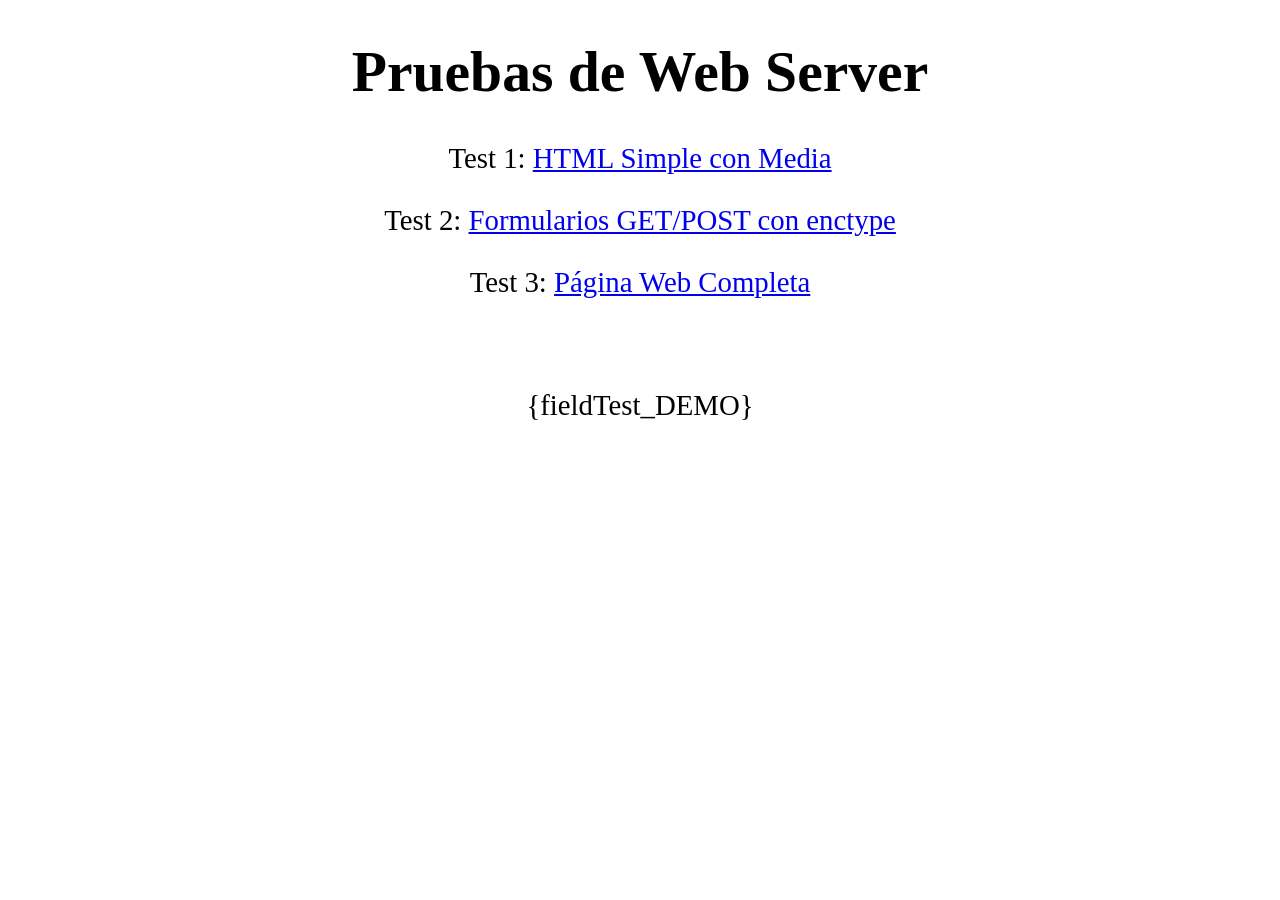
<file: lab02/www/index.html>
<!DOCTYPE html>
<html lang="es">
<head>
    <meta charset="UTF-8">
    <meta name="viewport" content="width=device-width, initial-scale=1.0">
    <title>Lab HTTP</title>
    <style>
        body {
            text-align: center;
            font-size: 1.8em;
        }
     </style>
</head>
<body>
    <h1>Pruebas de Web Server</h1>
    <p>Test 1: <a href="test01/">HTML Simple con Media</a></p>
    <p>Test 2: <a href="test02/">Formularios GET/POST con enctype</a></p>
    <p>Test 3: <a href="test03/">Página Web Completa</a></p>
    <br>
    <p>
        {fieldTest_DEMO}
    </p>
</body>
</html>
</file>
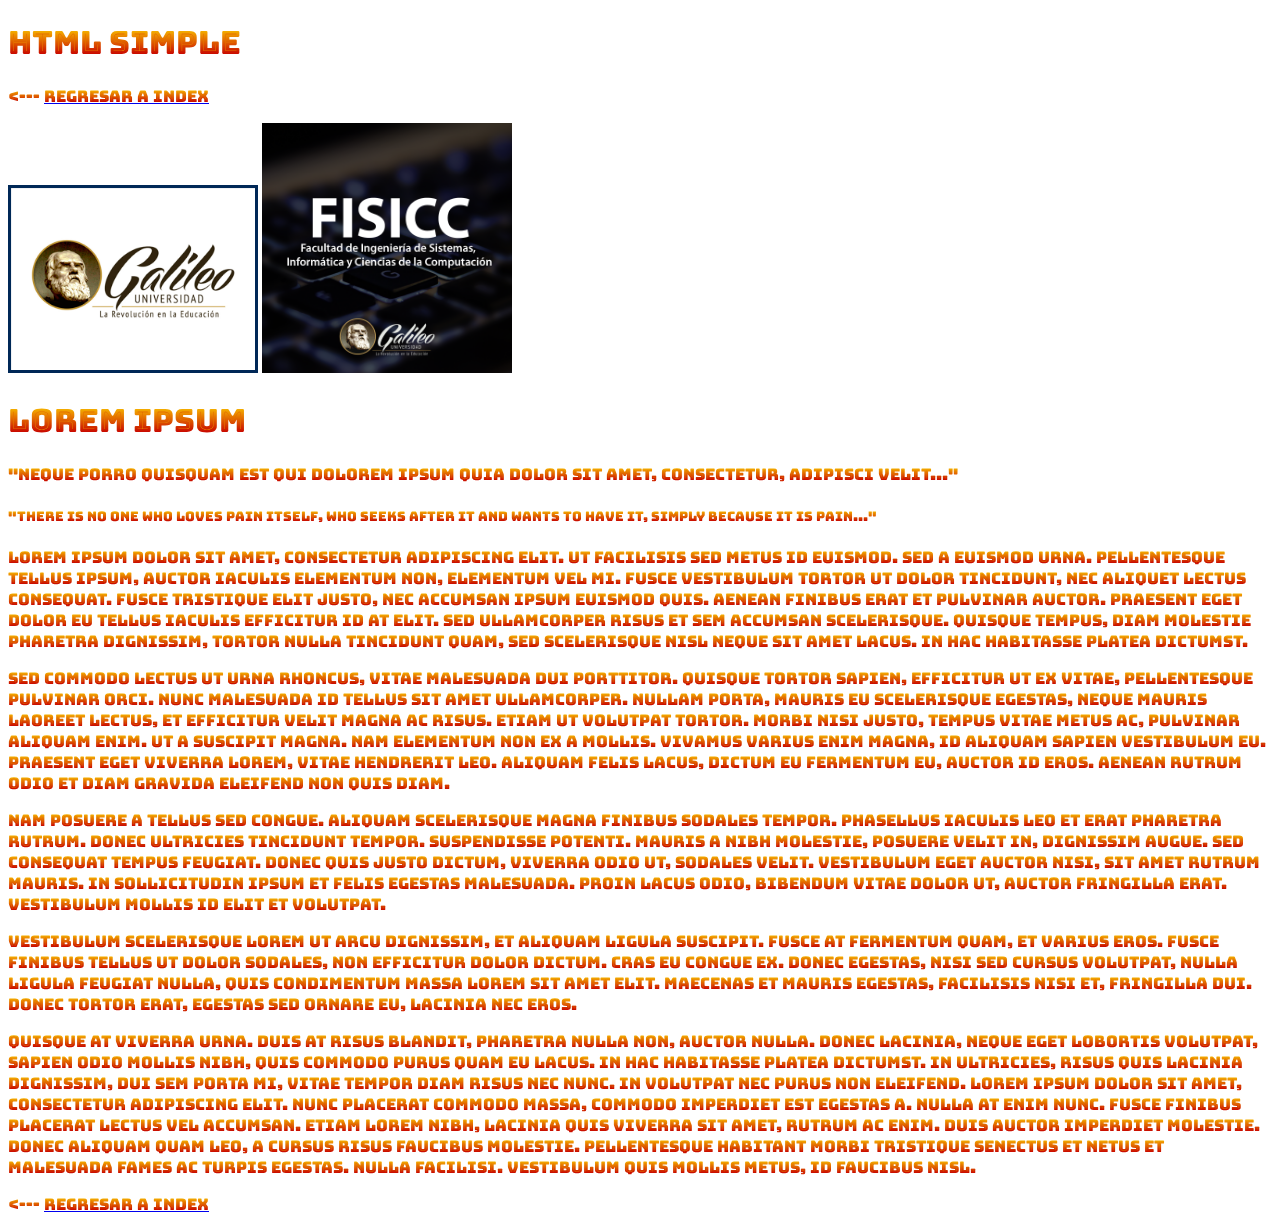
<file: lab02/www/test01/index.html>
<!DOCTYPE html>
<html lang="es">
<head>
    <meta charset="UTF-8">
    <meta name="viewport" content="width=device-width, initial-scale=1.0">
    <title>HTML Simple con Media</title>
    <link rel="stylesheet" href="styles/style.css">
</head>
<body>
    <h1>HTML SIMPLE</h1>
    
    <p> &lt;--- <a href="/">Regresar a Index</a></p>

    <img src="images/galileo.jpg" width="250" alt="Imagen de Galileo">
    <img src="images/fisicc.png" width="250" alt="Imagen de FISICC">

    <div id="Inner">
        <h1>Lorem Ipsum</h1>
        <h4>"Neque porro quisquam est qui dolorem ipsum quia dolor sit amet, consectetur, adipisci velit..."</h4>
        <h5>"There is no one who loves pain itself, who seeks after it and wants to have it, simply because it is pain..."</h5>
        <div id="lipsum">
            <p>
            Lorem ipsum dolor sit amet, consectetur adipiscing elit. Ut facilisis sed metus id euismod. Sed a euismod urna. Pellentesque tellus ipsum, auctor iaculis elementum non, elementum vel mi. Fusce vestibulum tortor ut dolor tincidunt, nec aliquet lectus consequat. Fusce tristique elit justo, nec accumsan ipsum euismod quis. Aenean finibus erat et pulvinar auctor. Praesent eget dolor eu tellus iaculis efficitur id at elit. Sed ullamcorper risus et sem accumsan scelerisque. Quisque tempus, diam molestie pharetra dignissim, tortor nulla tincidunt quam, sed scelerisque nisl neque sit amet lacus. In hac habitasse platea dictumst.
            </p>
            <p>
            Sed commodo lectus ut urna rhoncus, vitae malesuada dui porttitor. Quisque tortor sapien, efficitur ut ex vitae, pellentesque pulvinar orci. Nunc malesuada id tellus sit amet ullamcorper. Nullam porta, mauris eu scelerisque egestas, neque mauris laoreet lectus, et efficitur velit magna ac risus. Etiam ut volutpat tortor. Morbi nisi justo, tempus vitae metus ac, pulvinar aliquam enim. Ut a suscipit magna. Nam elementum non ex a mollis. Vivamus varius enim magna, id aliquam sapien vestibulum eu. Praesent eget viverra lorem, vitae hendrerit leo. Aliquam felis lacus, dictum eu fermentum eu, auctor id eros. Aenean rutrum odio et diam gravida eleifend non quis diam.
            </p>
            <p>
            Nam posuere a tellus sed congue. Aliquam scelerisque magna finibus sodales tempor. Phasellus iaculis leo et erat pharetra rutrum. Donec ultricies tincidunt tempor. Suspendisse potenti. Mauris a nibh molestie, posuere velit in, dignissim augue. Sed consequat tempus feugiat. Donec quis justo dictum, viverra odio ut, sodales velit. Vestibulum eget auctor nisi, sit amet rutrum mauris. In sollicitudin ipsum et felis egestas malesuada. Proin lacus odio, bibendum vitae dolor ut, auctor fringilla erat. Vestibulum mollis id elit et volutpat.
            </p>
            <p>
            Vestibulum scelerisque lorem ut arcu dignissim, et aliquam ligula suscipit. Fusce at fermentum quam, et varius eros. Fusce finibus tellus ut dolor sodales, non efficitur dolor dictum. Cras eu congue ex. Donec egestas, nisi sed cursus volutpat, nulla ligula feugiat nulla, quis condimentum massa lorem sit amet elit. Maecenas et mauris egestas, facilisis nisi et, fringilla dui. Donec tortor erat, egestas sed ornare eu, lacinia nec eros.
            </p>
            <p>
            Quisque at viverra urna. Duis at risus blandit, pharetra nulla non, auctor nulla. Donec lacinia, neque eget lobortis volutpat, sapien odio mollis nibh, quis commodo purus quam eu lacus. In hac habitasse platea dictumst. In ultricies, risus quis lacinia dignissim, dui sem porta mi, vitae tempor diam risus nec nunc. In volutpat nec purus non eleifend. Lorem ipsum dolor sit amet, consectetur adipiscing elit. Nunc placerat commodo massa, commodo imperdiet est egestas a. Nulla at enim nunc. Fusce finibus placerat lectus vel accumsan. Etiam lorem nibh, lacinia quis viverra sit amet, rutrum ac enim. Duis auctor imperdiet molestie. Donec aliquam quam leo, a cursus risus faucibus molestie. Pellentesque habitant morbi tristique senectus et netus et malesuada fames ac turpis egestas. Nulla facilisi. Vestibulum quis mollis metus, id faucibus nisl.
            </p>
        </div>
    </div>
    

    <p> &lt;--- <a href="/">Regresar a Index</a></p>
</body>
</html>
</file>
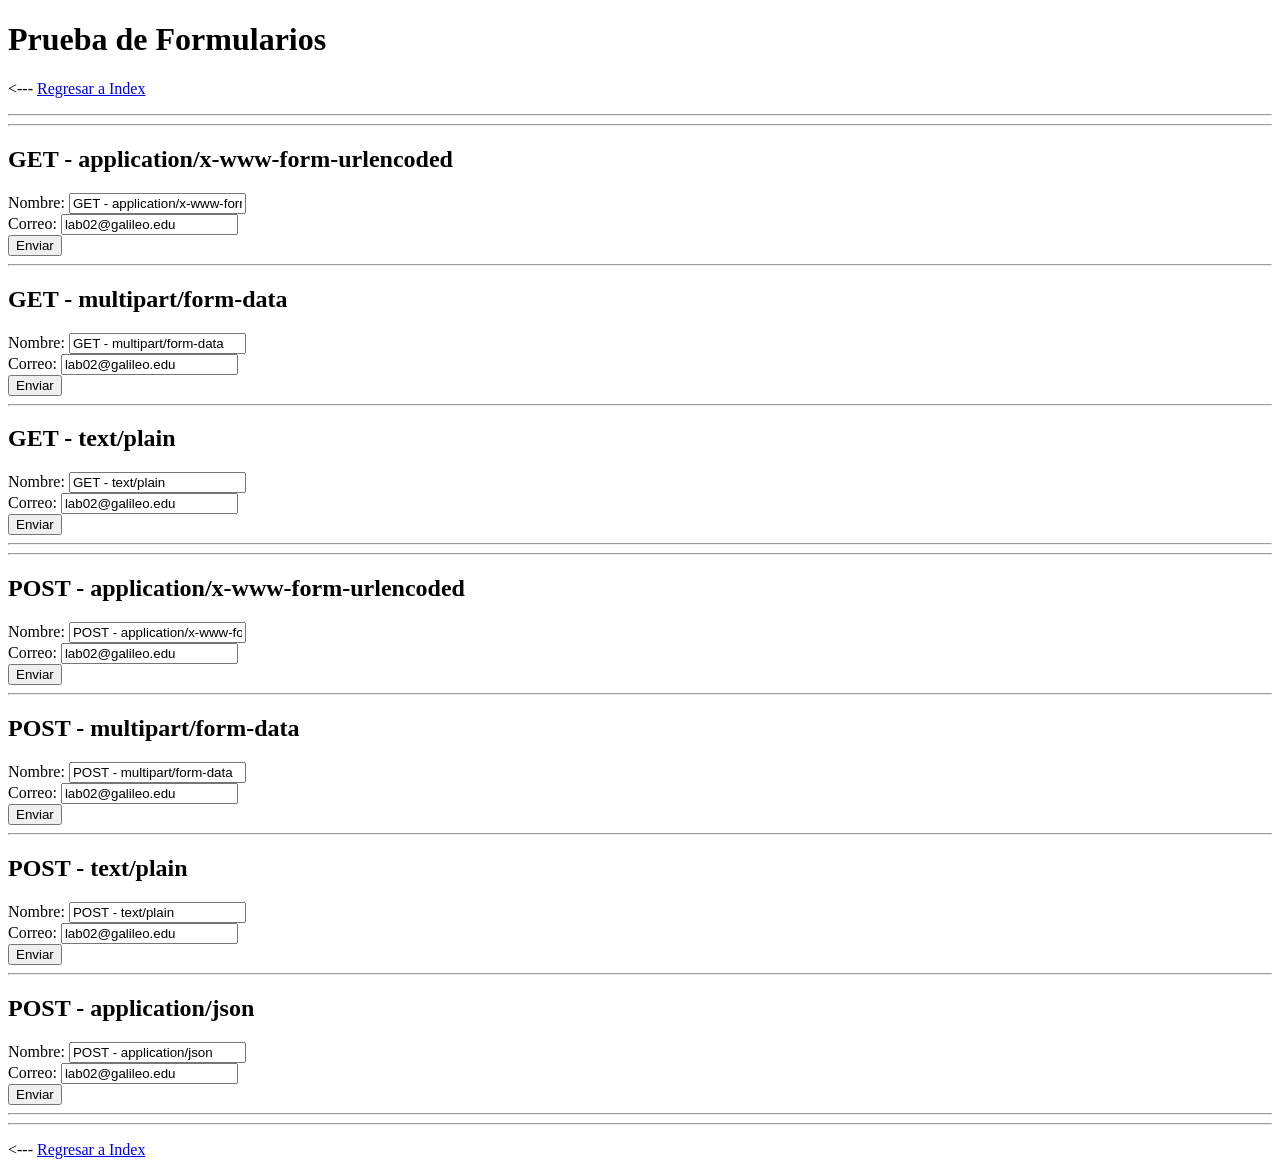
<file: lab02/www/test02/index.html>
<!DOCTYPE html>
<html lang="es">
<head>
    <meta charset="UTF-8">
    <meta name="viewport" content="width=device-width, initial-scale=1.0">
    <title>Formularios DEMO</title>
    <script type="text/javascript">
        function submitForm(event) {
            event.preventDefault();
            var form = event.target;
            var formData = new FormData(form);
            var jsonObject = {};
            formData.forEach(function(value, key){jsonObject[key] = value;});
            var xhr = new XMLHttpRequest();
            xhr.open(form.method, form.action, true);
            xhr.setRequestHeader('Content-Type', 'application/json; charset=UTF-8');
            xhr.onreadystatechange = function () {
                if (xhr.readyState === 4 && xhr.status === 200) {window.document.body.innerHTML = xhr.responseText;}
            };
            xhr.send(JSON.stringify(jsonObject));
        }
    </script>
</head>
<body>
    <h1>Prueba de Formularios</h1>
    
    <p> &lt;--- <a href="/">Regresar a Index</a></p>

    <hr/>
    <hr/>
    
    <h2>GET - application/x-www-form-urlencoded</h2>
    <form action="/test02/displayFields.cc8" method="get" enctype="application/x-www-form-urlencoded">
        <label for="name1">Nombre:</label>
        <input type="text" id="name1" name="name" value="GET - application/x-www-form-urlencoded"><br>
        <label for="email1">Correo:</label>
        <input type="email" id="email1" name="email" value="lab02@galileo.edu"><br>
        <input type="submit" value="Enviar">
    </form>

    <hr/>
    
    <h2>GET - multipart/form-data</h2>
    <form action="/test02/displayFields.cc8" method="get" enctype="multipart/form-data">
        <label for="name2">Nombre:</label>
        <input type="text" id="name2" name="name" value="GET - multipart/form-data"><br>
        <label for="email2">Correo:</label>
        <input type="email" id="email2" name="email" value="lab02@galileo.edu"><br>
        <input type="submit" value="Enviar">
    </form>

    <hr/>
    
    <h2>GET - text/plain</h2>
    <form action="/test02/displayFields.cc8" method="get" enctype="text/plain">
        <label for="name3">Nombre:</label>
        <input type="text" id="name3" name="name" value="GET - text/plain"><br>
        <label for="email3">Correo:</label>
        <input type="email" id="email3" name="email" value="lab02@galileo.edu"><br>
        <input type="submit" value="Enviar">
    </form>

    <hr/>
    <hr/>
    
    <h2>POST - application/x-www-form-urlencoded</h2>
    <form action="/test02/displayFields.cc8" method="post" enctype="application/x-www-form-urlencoded">
        <label for="name4">Nombre:</label>
        <input type="text" id="name4" name="name" value="POST - application/x-www-form-urlencoded"><br>
        <label for="email4">Correo:</label>
        <input type="email" id="email4" name="email" value="lab02@galileo.edu"><br>
        <input type="submit" value="Enviar">
    </form>

    <hr/>
    
    <h2>POST - multipart/form-data</h2>
    <form action="/test02/displayFields.cc8" method="post" enctype="multipart/form-data">
        <label for="name5">Nombre:</label>
        <input type="text" id="name5" name="name" value="POST - multipart/form-data"><br>
        <label for="email5">Correo:</label>
        <input type="email" id="email5" name="email" value="lab02@galileo.edu"><br>
        <input type="submit" value="Enviar">
    </form>

    <hr/>
    
    <h2>POST - text/plain</h2>
    <form action="/test02/displayFields.cc8" method="post" enctype="text/plain">
        <label for="name6">Nombre:</label>
        <input type="text" id="name6" name="name" value="POST - text/plain"><br>
        <label for="email6">Correo:</label>
        <input type="email" id="email6" name="email" value="lab02@galileo.edu"><br>
        <input type="submit" value="Enviar">
    </form>

    <hr/>
    
    <h2>POST - application/json</h2>
    <form action="/test02/displayFields.cc8" method="post" onsubmit="submitForm(event)">
        <label for="name7">Nombre:</label>
        <input type="text" id="name7" name="name" value="POST - application/json" required><br>
        <label for="email7">Correo:</label>
        <input type="email" id="email7" name="email" value="lab02@galileo.edu" required><br>
        <input type="submit" value="Enviar">
    </form>

    <hr/>
    <hr/>
    
    <p> &lt;--- <a href="/">Regresar a Index</a></p>
    
</body>
</html>
</file>
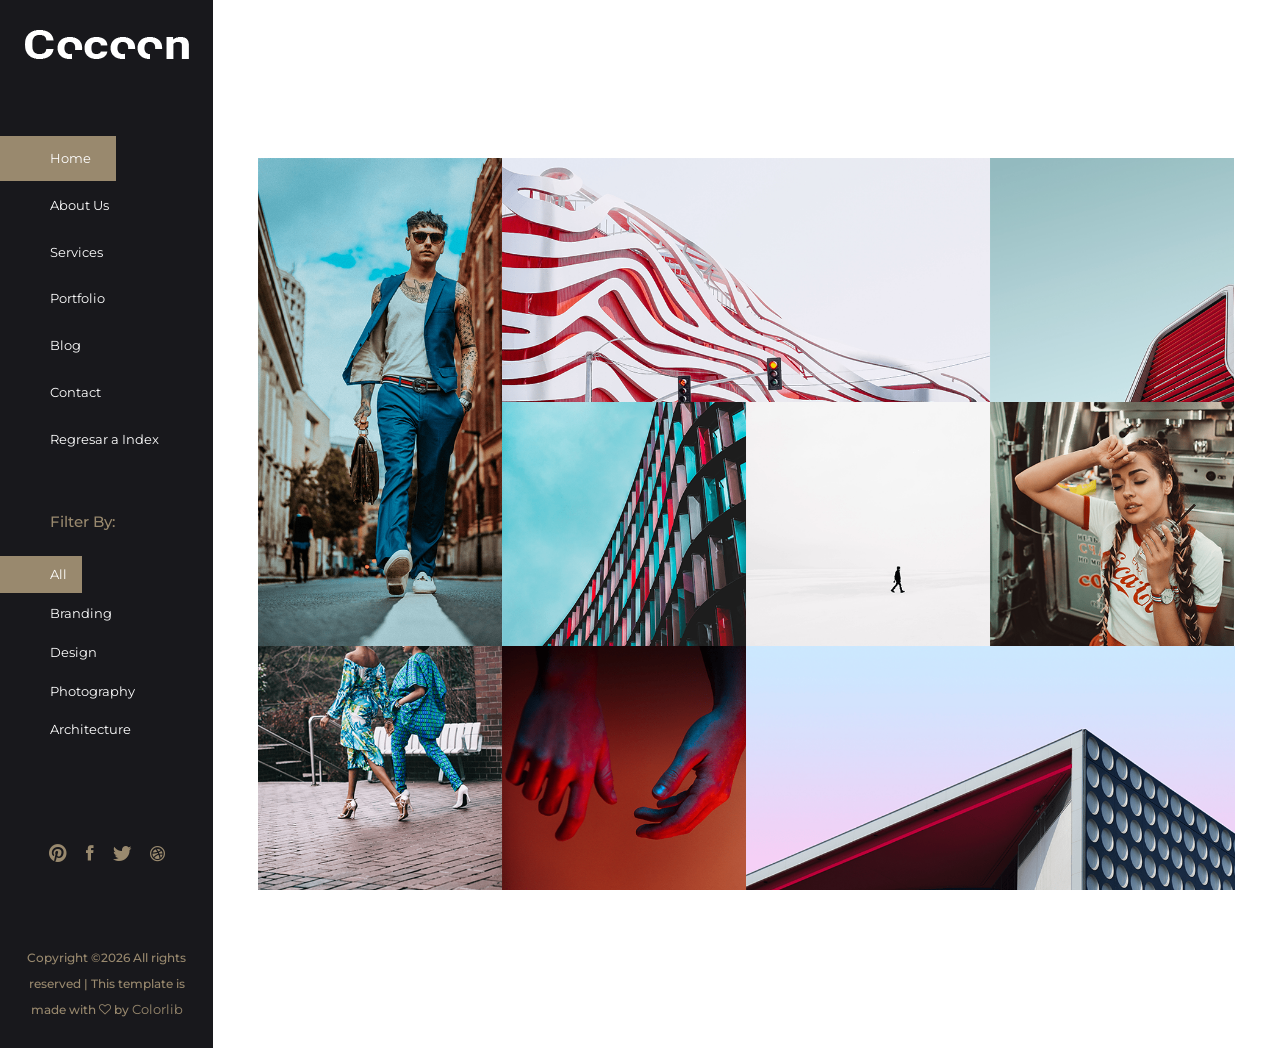
<file: lab02/www/test03/index.html>
<!DOCTYPE html>
<html lang="en">
<head>
    <!-- ========== Meta Tags ========== -->
    <meta charset="UTF-8">
    <meta name="description" content="Cocoon -Portfolio">
    <meta name="keywords" content="Cocoon , Portfolio">
    <meta name="author" content="Pharaohlab">
    <meta name="viewport" content="width=device-width, initial-scale=1, maximum-scale=1">
    <!-- ========== Title ========== -->
    <title> Cocoon -Portfolio</title>
    <!-- ========== Favicon Ico ========== -->
    <!--<link rel="icon" href="fav.ico">-->
    <!-- ========== STYLESHEETS ========== -->
    <!-- Bootstrap CSS -->
    <link href="assets/css/bootstrap.min.css" rel="stylesheet">
    <!-- Fonts Icon CSS -->
    <link href="assets/css/font-awesome.min.css" rel="stylesheet">
    <link href="assets/css/et-line.css" rel="stylesheet">
    <link href="assets/css/ionicons.min.css" rel="stylesheet">
    <!-- Carousel CSS -->
    <link href="assets/css/slick.css" rel="stylesheet">
    <!-- Magnific-popup -->
    <link rel="stylesheet" href="assets/css/magnific-popup.css">
    <!-- Animate CSS -->
    <link rel="stylesheet" href="assets/css/animate.min.css">
    <!-- Custom styles for this template -->
    <link href="assets/css/main.css" rel="stylesheet">
</head>
<body>
<div class="loader">
    <div class="loader-outter"></div>
    <div class="loader-inner"></div>
</div>

<div class="body-container container-fluid">
    <a class="menu-btn" href="javascript:void(0)">
        <i class="ion ion-grid"></i>
    </a>
    <div class="row justify-content-center">
        <!--=================== side menu ====================-->
        <div class="col-lg-2 col-md-3 col-12 menu_block">

            <!--logo -->
            <div class="logo_box">
                <a href="#">
                    <img src="assets/img/logo.png" alt="cocoon">
                </a>
            </div>
            <!--logo end-->

            <!--main menu -->
            <div class="side_menu_section">
                <ul class="menu_nav">
                    <li class="active">
                        <a href="index.html">
                            Home
                        </a>
                    </li>
                    <li>
                        <a href="about.html">
                            About Us
                        </a>
                    </li>
                    <li>
                        <a href="services.html">
                            Services
                        </a>
                    </li>
                    <li>
                        <a href="portfolio.html">
                            Portfolio
                        </a>
                    </li>
                    <li>
                        <a href="blog.html">
                            Blog
                        </a>
                    </li>
                    <li>
                        <a href="contact.html">
                            Contact
                        </a>
                    </li>
                    <li>
                        <a href="/">
                            Regresar a Index
                        </a>
                    </li>
                </ul>
            </div>
            <!--main menu end -->

            <!--filter menu -->
            <div class="side_menu_section">
                <h4 class="side_title">filter by:</h4>
                <ul  id="filtr-container"  class="filter_nav">
                    <li  data-filter="*" class="active"><a href="javascript:void(0)" >all</a></li>
                    <li data-filter=".branding"> <a href="javascript:void(0)">branding</a></li>
                    <li data-filter=".design"><a href="javascript:void(0)">design</a></li>
                    <li data-filter=".photography"><a href="javascript:void(0)">photography</a></li>
                    <li data-filter=".architecture"><a href="javascript:void(0)">architecture</a></li>
                </ul>
            </div>
            <!--filter menu end -->

            <!--social and copyright -->
            <div class="side_menu_bottom">
                <div class="side_menu_bottom_inner">
                    <ul class="social_menu">
                        <li>
                            <a href="#"> <i class="ion ion-social-pinterest"></i> </a>
                        </li>
                        <li>
                            <a href="#"> <i class="ion ion-social-facebook"></i> </a>
                        </li>
                        <li>
                            <a href="#"> <i class="ion ion-social-twitter"></i> </a>
                        </li>
                        <li>
                            <a href="#"> <i class="ion ion-social-dribbble"></i> </a>
                        </li>
                    </ul>
                    <div class="copy_right">
                        <!-- Link back to Colorlib can't be removed. Template is licensed under CC BY 3.0. -->
                        <p class="copyright">Copyright &copy;<script>document.write(new Date().getFullYear());</script> All rights reserved | This template is made with <i class="fa fa-heart-o" aria-hidden="true"></i> by <a href="https://colorlib.com" target="_blank">Colorlib</a></p>
                        <!-- Link back to Colorlib can't be removed. Template is licensed under CC BY 3.0. -->
                    </div>
                </div>
            </div>
            <!--social and copyright end -->

        </div>
        <!--=================== side menu end====================-->

        <!--=================== content body ====================-->
        <div class="col-lg-10 col-md-9 col-12 body_block  align-content-center">
            <div class="portfolio">
                <div class="container-fluid">
                    <!--=================== masaonry portfolio start====================-->
                    <div class="grid img-container justify-content-center no-gutters">
                        <div class="grid-sizer col-sm-12 col-md-6 col-lg-3"></div>
                        <div class="grid-item branding  col-sm-12 col-md-6 col-lg-3">
                            <a href="assets/img/portfolio/home-port1.png" title="project name 1">
                                <div class="project_box_one">
                                    <img src="assets/img/portfolio/home-port1.png" alt="pro1" />
                                    <div class="product_info">
                                        <div class="product_info_text">
                                            <div class="product_info_text_inner">
                                                <i class="ion ion-plus"></i>
                                                <h4>project name</h4>
                                            </div>
                                        </div>
                                    </div>
                                </div>
                            </a>
                        </div>
                        <div class="grid-item  branding architecture  col-sm-12 col-md-6">
                            <a href="assets/img/portfolio/home-port2.png" title="project name 2">
                                <div class="project_box_one">
                                    <img src="assets/img/portfolio/home-port2.png" alt="pro1" />
                                    <div class="product_info">
                                        <div class="product_info_text">
                                            <div class="product_info_text_inner">
                                                <i class="ion ion-plus"></i>
                                                <h4>project name</h4>
                                            </div>
                                        </div>
                                    </div>
                                </div>
                            </a>
                        </div>
                        <div class="grid-item  design col-sm-12 col-md-6 col-lg-3">
                            <a href="assets/img/portfolio/home-port3.png" title="project name 5">
                                <div class="project_box_one">
                                    <img src="assets/img/portfolio/home-port3.png" alt="pro1" />
                                    <div class="product_info">
                                        <div class="product_info_text">
                                            <div class="product_info_text_inner">
                                                <i class="ion ion-plus"></i>
                                                <h4>project name</h4>
                                            </div>
                                        </div>
                                    </div>
                                </div>
                            </a>
                        </div>
                        <div class="grid-item  photography design col-sm-12 col-md-6 col-lg-3">
                            <a href="assets/img/portfolio/home-port4.png" title="project name 5">
                                <div class="project_box_one">
                                    <img src="assets/img/portfolio/home-port4.png" alt="pro1" />
                                    <div class="product_info">
                                        <div class="product_info_text">
                                            <div class="product_info_text_inner">
                                                <i class="ion ion-plus"></i>
                                                <h4>project name</h4>
                                            </div>
                                        </div>
                                    </div>
                                </div>
                            </a>
                        </div>
                        <div class="grid-item  branding photography  col-sm-12 col-md-6 col-lg-3">
                            <a href="assets/img/portfolio/home-port5.png" title="project name 5">
                                <div class="project_box_one">
                                    <img src="assets/img/portfolio/home-port5.png" alt="pro1" />
                                    <div class="product_info">
                                        <div class="product_info_text">
                                            <div class="product_info_text_inner">
                                                <i class="ion ion-plus"></i>
                                                <h4>project name</h4>
                                            </div>
                                        </div>
                                    </div>
                                </div>
                            </a>
                        </div>
                        <div class="grid-item   architecture design col-sm-12 col-md-6 col-lg-3">
                            <a href="assets/img/portfolio/home-port6.png" title="project name 5">
                                <div class="project_box_one">
                                    <img src="assets/img/portfolio/home-port6.png" alt="pro1" />
                                    <div class="product_info">
                                        <div class="product_info_text">
                                            <div class="product_info_text_inner">
                                                <i class="ion ion-plus"></i>
                                                <h4>project name</h4>
                                            </div>
                                        </div>
                                    </div>
                                </div>
                            </a>
                        </div>
                        <div class="grid-item  photography architecture col-sm-12 col-md-6 col-lg-3">
                            <a href="assets/img/portfolio/home-port7.png" title="project name 5">
                                <div class="project_box_one">
                                    <img src="assets/img/portfolio/home-port7.png" alt="pro1" />
                                    <div class="product_info">
                                        <div class="product_info_text">
                                            <div class="product_info_text_inner">
                                                <i class="ion ion-plus"></i>
                                                <h4>project name</h4>
                                            </div>
                                        </div>
                                    </div>
                                </div>
                            </a>
                        </div>
                        <div class="grid-item  branding design  col-sm-12 col-md-6 col-lg-3">
                            <a href="assets/img/portfolio/home-port8.png" title="project name 5">
                                <div class="project_box_one">
                                    <img src="assets/img/portfolio/home-port8.png" alt="pro1" />
                                    <div class="product_info">
                                        <div class="product_info_text">
                                            <div class="product_info_text_inner">
                                                <i class="ion ion-plus"></i>
                                                <h4>project name</h4>
                                            </div>
                                        </div>
                                    </div>
                                </div>
                            </a>
                        </div>
                        <div class="grid-item architecture  col-sm-12 col-md-6 col-lg-6">
                            <a href="assets/img/portfolio/home-port9.png" title="project name 4">
                                <div class="project_box_one">
                                    <img src="assets/img/portfolio/home-port9.png" alt="pro1" />
                                    <div class="product_info">
                                        <div class="product_info_text">
                                            <div class="product_info_text_inner">
                                                <i class="ion ion-plus"></i>
                                                <h4>project name</h4>
                                            </div>
                                        </div>
                                    </div>
                                </div>
                            </a>
                        </div>
                    </div>
                    <!--=================== masaonry portfolio end====================-->
                </div>
            </div>
        </div>
        <!--=================== content body end ====================-->
    </div>
</div>


<!-- jquery -->
<script src="assets/js/jquery.min.js"></script>
<!-- bootstrap -->
<script src="assets/js/popper.js"></script>
<script src="assets/js/bootstrap.min.js"></script>
<script src="assets/js/waypoints.min.js"></script>
<!--slick carousel -->
<script src="assets/js/slick.min.js"></script>
<!--Portfolio Filter-->
<script src="assets/js/imgloaded.js"></script>
<script src="assets/js/isotope.js"></script>
<!-- Magnific-popup -->
<script src="assets/js/jquery.magnific-popup.min.js"></script>
<!--Counter-->
<script src="assets/js/jquery.counterup.min.js"></script>
<!-- WOW JS -->
<script src="assets/js/wow.min.js"></script>
<!-- Custom js -->
<script src="assets/js/main.js"></script>
</body>
</html>
</file>
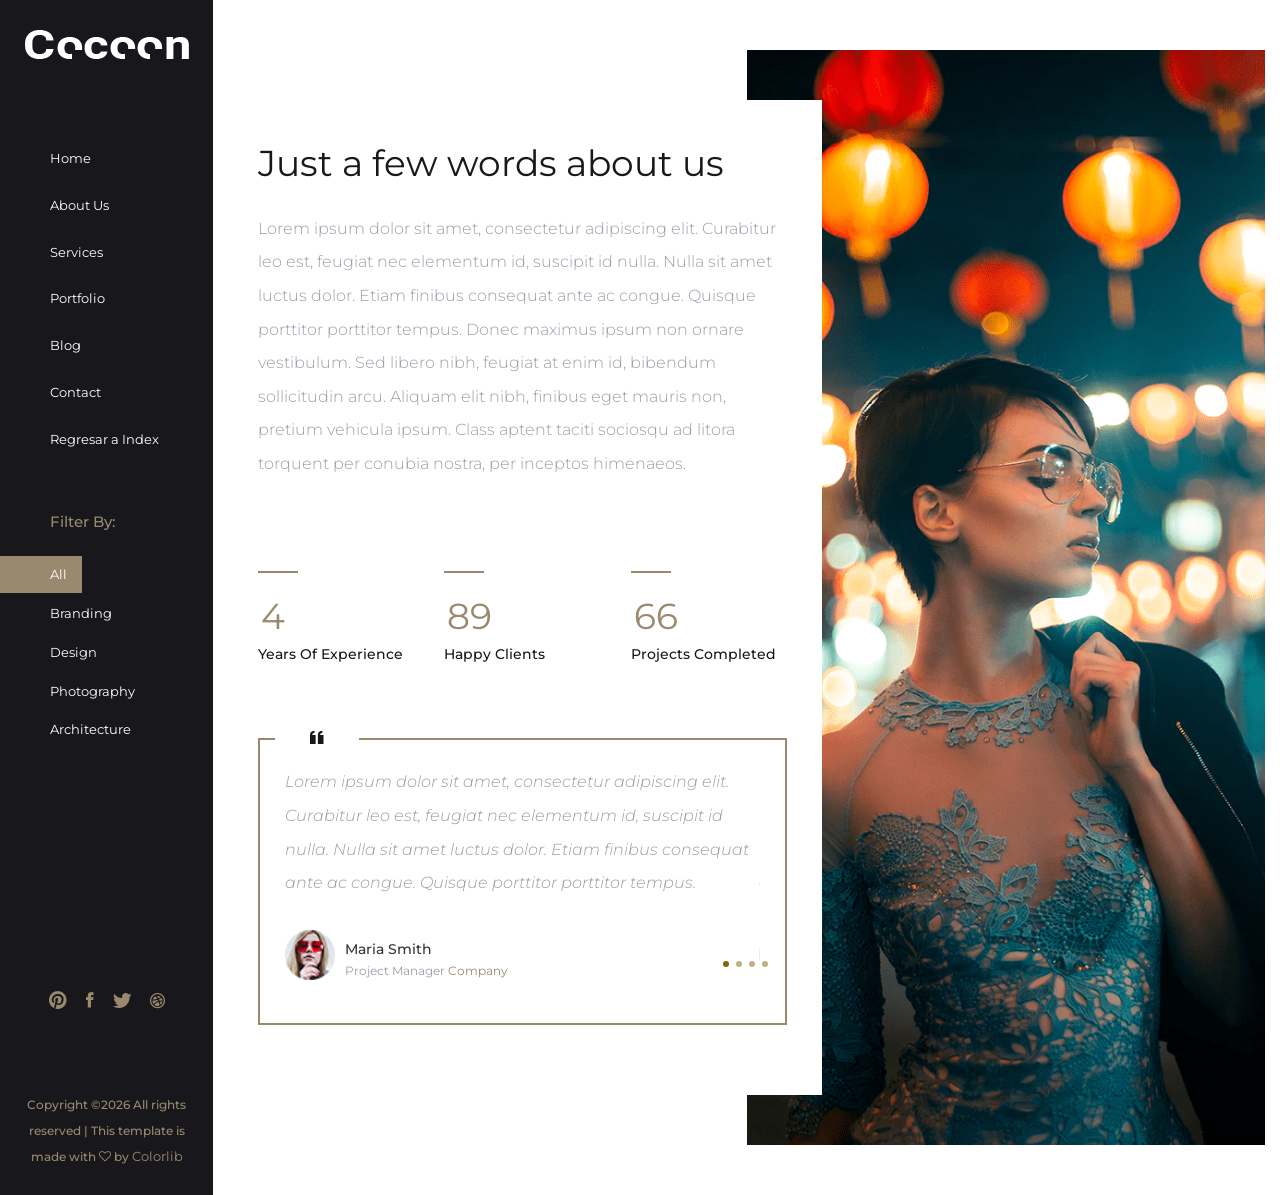
<file: lab02/www/test03/about.html>
<!DOCTYPE html>
<html lang="en">
<head>
    <!-- ========== Meta Tags ========== -->
    <meta charset="UTF-8">
    <meta name="description" content="Cocoon -Portfolio">
    <meta name="keywords" content="Cocoon , Portfolio">
    <meta name="author" content="Pharaohlab">
    <meta name="viewport" content="width=device-width, initial-scale=1, maximum-scale=1">
    <!-- ========== Title ========== -->
    <title> Cocoon -Portfolio</title>
    <!-- ========== Favicon Ico ========== -->
    <!--<link rel="icon" href="fav.ico">-->
    <!-- ========== STYLESHEETS ========== -->
    <!-- Bootstrap CSS -->
    <link href="assets/css/bootstrap.min.css" rel="stylesheet">
    <!-- Fonts Icon CSS -->
    <link href="assets/css/font-awesome.min.css" rel="stylesheet">
    <link href="assets/css/et-line.css" rel="stylesheet">
    <link href="assets/css/ionicons.min.css" rel="stylesheet">
    <!-- Carousel CSS -->
    <link href="assets/css/slick.css" rel="stylesheet">
    <!-- Magnific-popup -->
    <link rel="stylesheet" href="assets/css/magnific-popup.css">
    <!-- Animate CSS -->
    <link rel="stylesheet" href="assets/css/animate.min.css">
    <!-- Custom styles for this template -->
    <link href="assets/css/main.css" rel="stylesheet">
</head>
<body>
<div class="loader">
    <div class="loader-outter"></div>
    <div class="loader-inner"></div>
</div>

<div class="body-container container-fluid">
    <a class="menu-btn" href="javascript:void(0)">
        <i class="ion ion-grid"></i>
    </a>
    <div class="row justify-content-center">
        <!--=================== side menu ====================-->
        <div class="col-lg-2 col-md-3 col-12 menu_block">

            <!--logo -->
            <div class="logo_box">
                <a href="#">
                    <img src="assets/img/logo.png" alt="cocoon">
                </a>
            </div>
            <!--logo end-->

            <!--main menu -->
            <div class="side_menu_section">
                <ul class="menu_nav">
                    <li >
                        <a href="index.html">
                            Home
                        </a>
                    </li>
                    <li>
                        <a href="about.html">
                            About Us
                        </a>
                    </li>
                    <li>
                        <a href="services.html">
                            Services
                        </a>
                    </li>
                    <li>
                        <a href="portfolio.html">
                            Portfolio
                        </a>
                    </li>
                    <li>
                        <a href="blog.html">
                            Blog
                        </a>
                    </li>
                    <li>
                        <a href="contact.html">
                            Contact
                        </a>
                    </li>
                    <li>
                        <a href="/">
                            Regresar a Index
                        </a>
                    </li>
                </ul>
            </div>
            <!--main menu end -->

            <!--filter menu -->
            <div class="side_menu_section">
                <h4 class="side_title">filter by:</h4>
                <ul  id="filtr-container"  class="filter_nav">
                    <li  data-filter="*" class="active"><a href="javascript:void(0)" >all</a></li>
                    <li data-filter=".branding"> <a href="javascript:void(0)">branding</a></li>
                    <li data-filter=".design"><a href="javascript:void(0)">design</a></li>
                    <li data-filter=".photography"><a href="javascript:void(0)">photography</a></li>
                    <li data-filter=".architecture"><a href="javascript:void(0)">architecture</a></li>
                </ul>
            </div>
            <!--filter menu end -->


            <!--social and copyright -->
            <div class="side_menu_bottom">
                <div class="side_menu_bottom_inner">
                    <ul class="social_menu">
                        <li>
                            <a href="#"> <i class="ion ion-social-pinterest"></i> </a>
                        </li>
                        <li>
                            <a href="#"> <i class="ion ion-social-facebook"></i> </a>
                        </li>
                        <li>
                            <a href="#"> <i class="ion ion-social-twitter"></i> </a>
                        </li>
                        <li>
                            <a href="#"> <i class="ion ion-social-dribbble"></i> </a>
                        </li>
                    </ul>
                    <div class="copy_right">
                        <!-- Link back to Colorlib can't be removed. Template is licensed under CC BY 3.0. -->
                        <p class="copyright">Copyright &copy;<script>document.write(new Date().getFullYear());</script> All rights reserved | This template is made with <i class="fa fa-heart-o" aria-hidden="true"></i> by <a href="https://colorlib.com" target="_blank">Colorlib</a></p>
                        <!-- Link back to Colorlib can't be removed. Template is licensed under CC BY 3.0. -->
                    </div>
                </div>
            </div>
            <!--social and copyright end -->

        </div>
        <!--=================== side menu end====================-->

        <!--=================== content body ====================-->
        <div class="col-lg-10 col-md-9 col-12 body_block  align-content-center">
            <div>
                <div class="img_card">
                    <div class="row justify-content-center">
                        <div class="col-md-6 col-7 content_section">
                            <div class="content_box">
                                <div class="content_box_inner">
                                    <div>
                                        <h3>
                                            Just a few words about us
                                        </h3>
                                        <p>
                                            Lorem ipsum dolor sit amet, consectetur adipiscing elit. Curabitur leo est, feugiat nec elementum id, suscipit id nulla. Nulla sit amet luctus dolor. Etiam finibus consequat ante ac congue. Quisque porttitor porttitor tempus. Donec maximus ipsum non ornare vestibulum. Sed libero nibh, feugiat at enim id, bibendum sollicitudin arcu. Aliquam elit nibh, finibus eget mauris non, pretium vehicula ipsum. Class aptent taciti sociosqu ad litora torquent per conubia nostra, per inceptos himenaeos.
                                        </p>
                                        <!--=================== counter start====================-->
                                        <div class="pt50">
                                            <div class="row justify-content-center">
                                                <div class="col-12 col-md-4">
                                                    <div class="counter_box">
                                                        <div class="divider"></div>
                                                        <span class="counter">12</span>
                                                        <h5>Years of experience</h5>
                                                    </div>
                                                </div>
                                                <div class="col-12 col-md-4">
                                                    <div class="counter_box">
                                                        <div class="divider"></div>
                                                        <span class="counter">257</span>
                                                        <h5>happy clients</h5>
                                                    </div>
                                                </div>
                                                <div class="col-12 col-md-4">
                                                    <div class="counter_box">
                                                        <div class="divider"></div>
                                                        <span class="counter">192</span>
                                                        <h5>projects completed</h5>
                                                    </div>
                                                </div>
                                            </div>
                                        </div>
                                        <!--=================== counter end====================-->
                                    </div>
                                    <!--===================testimonial start====================-->
                                    <div class="testimonial_carousel mt50">

                                        <div class="testimonial_box">
                                            <p>
                                                Lorem ipsum dolor sit amet, consectetur adipiscing elit. Curabitur leo est, feugiat nec elementum id, suscipit id nulla. Nulla sit amet luctus dolor. Etiam finibus consequat ante ac congue. Quisque porttitor porttitor tempus.
                                            </p>
                                            <div class="testimonial_author">
                                                <img src="assets/img/user.png" alt="author">
                                                <h5>maria smith</h5>
                                                <p>project manager <span>company</span></p>
                                            </div>
                                        </div>

                                        <div class="testimonial_box">
                                            <p>
                                                Lorem ipsum dolor sit amet, consectetur adipiscing elit. Curabitur leo est, feugiat nec elementum id, suscipit id nulla. Nulla sit amet luctus dolor. Etiam finibus consequat ante ac congue. Quisque porttitor porttitor tempus.
                                            </p>
                                            <div class="testimonial_author">
                                                <img src="assets/img/user.png" alt="author">
                                                <h5>maria smith</h5>
                                                <p>project manager <span>company</span></p>
                                            </div>
                                        </div>

                                        <div class="testimonial_box">
                                            <p>
                                                Lorem ipsum dolor sit amet, consectetur adipiscing elit. Curabitur leo est, feugiat nec elementum id, suscipit id nulla. Nulla sit amet luctus dolor. Etiam finibus consequat ante ac congue. Quisque porttitor porttitor tempus.
                                            </p>
                                            <div class="testimonial_author">
                                                <img src="assets/img/user.png" alt="author">
                                                <h5>maria smith</h5>
                                                <p>project manager <span>company</span></p>
                                            </div>
                                        </div>

                                        <div class="testimonial_box">
                                            <p>
                                                Lorem ipsum dolor sit amet, consectetur adipiscing elit. Curabitur leo est, feugiat nec elementum id, suscipit id nulla. Nulla sit amet luctus dolor. Etiam finibus consequat ante ac congue. Quisque porttitor porttitor tempus.
                                            </p>
                                            <div class="testimonial_author">
                                                <img src="assets/img/user.png" alt="author">
                                                <h5>maria smith</h5>
                                                <p>project manager <span>company</span></p>
                                            </div>
                                        </div>
                                    </div>
                                    <!--===================testimonial end====================-->
                                </div>
                            </div>
                        </div>
                        <div class="col-md-6 col-5 img_section" style="background-image: url('assets/img/bg/about.png');"></div>
                    </div>
                </div>
            </div>
        </div>
        <!--=================== content body end ====================-->
    </div>
</div>

<!-- jquery -->
<script src="assets/js/jquery.min.js"></script>
<!-- bootstrap -->
<script src="assets/js/popper.js"></script>
<script src="assets/js/bootstrap.min.js"></script>
<script src="assets/js/waypoints.min.js"></script>
<!--slick carousel -->
<script src="assets/js/slick.min.js"></script>
<!--Portfolio Filter-->
<script src="assets/js/imgloaded.js"></script>
<script src="assets/js/isotope.js"></script>
<!-- Magnific-popup -->
<script src="assets/js/jquery.magnific-popup.min.js"></script>
<!--Counter-->
<script src="assets/js/jquery.counterup.min.js"></script>
<!-- WOW JS -->
<script src="assets/js/wow.min.js"></script>
<!-- Custom js -->
<script src="assets/js/main.js"></script>
</body>
</html>
</file>
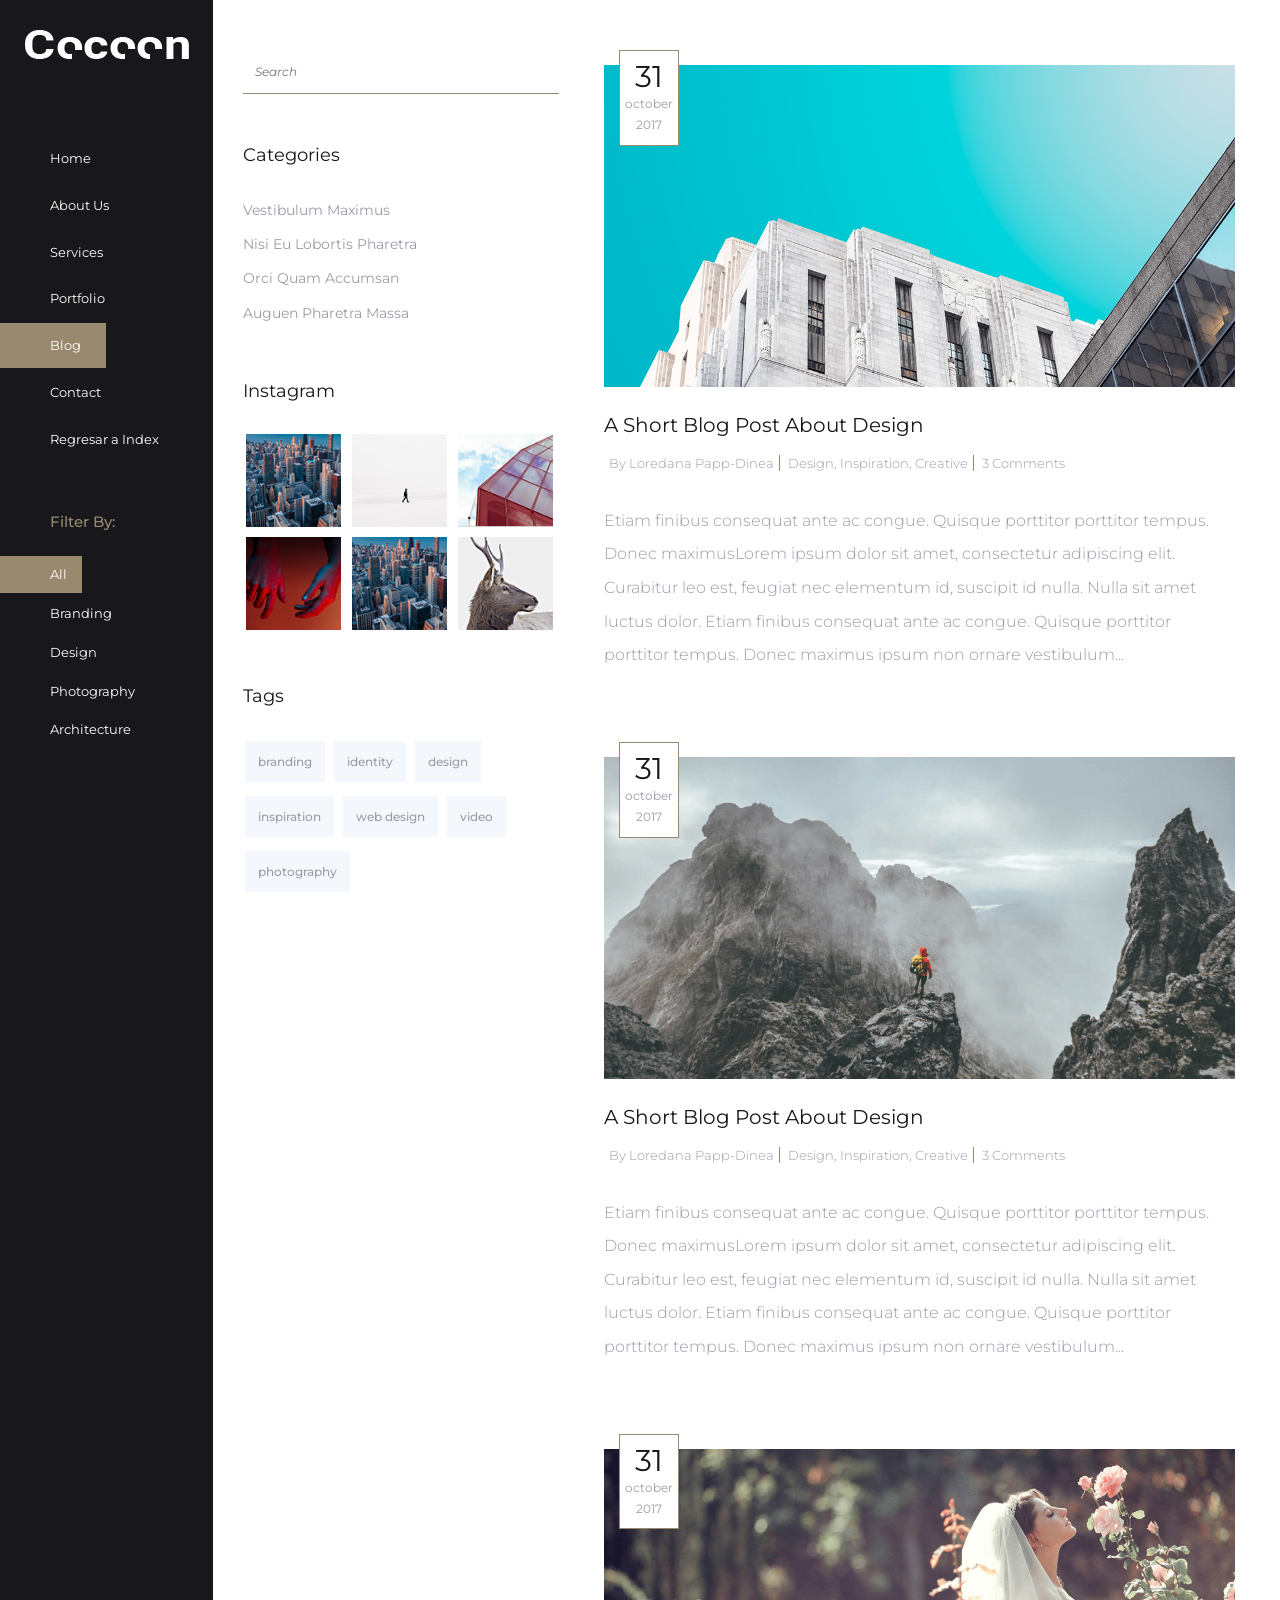
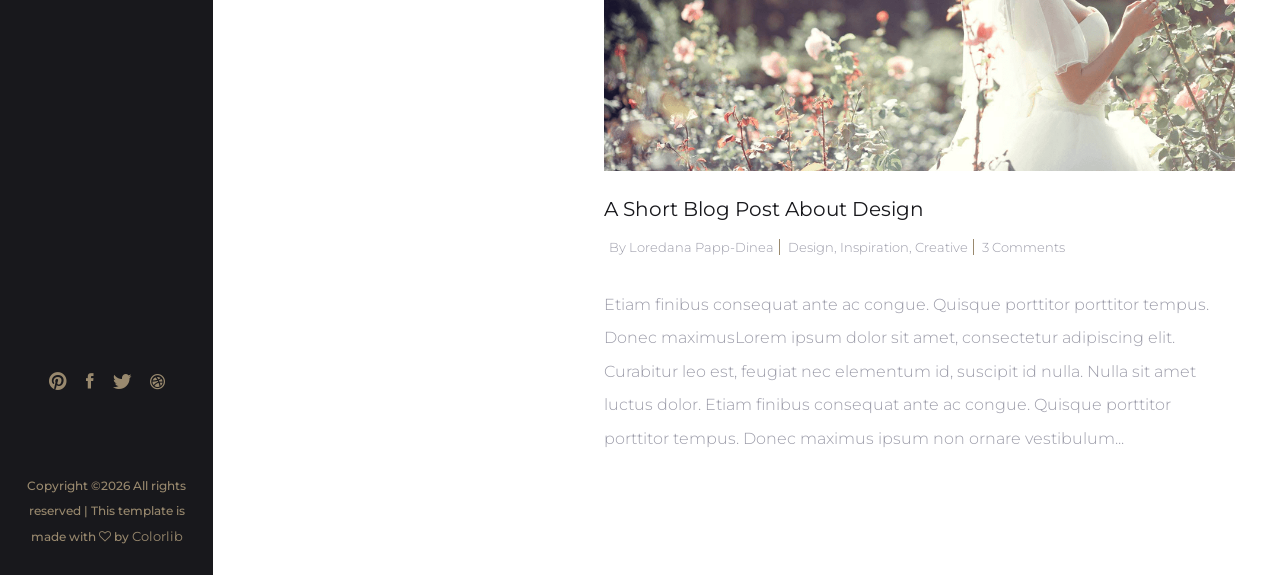
<file: lab02/www/test03/blog.html>
<!DOCTYPE html>
<html lang="en">
<head>
    <!-- ========== Meta Tags ========== -->
    <meta charset="UTF-8">
    <meta name="description" content="Cocoon -Portfolio">
    <meta name="keywords" content="Cocoon , Portfolio">
    <meta name="author" content="Pharaohlab">
    <meta name="viewport" content="width=device-width, initial-scale=1, maximum-scale=1">
    <!-- ========== Title ========== -->
    <title> Cocoon -Portfolio</title>
    <!-- ========== Favicon Ico ========== -->
    <!--<link rel="icon" href="fav.ico">-->
    <!-- ========== STYLESHEETS ========== -->
    <!-- Bootstrap CSS -->
    <link href="assets/css/bootstrap.min.css" rel="stylesheet">
    <!-- Fonts Icon CSS -->
    <link href="assets/css/font-awesome.min.css" rel="stylesheet">
    <link href="assets/css/et-line.css" rel="stylesheet">
    <link href="assets/css/ionicons.min.css" rel="stylesheet">
    <!-- Carousel CSS -->
    <link href="assets/css/slick.css" rel="stylesheet">
    <!-- Magnific-popup -->
    <link rel="stylesheet" href="assets/css/magnific-popup.css">
    <!-- Animate CSS -->
    <link rel="stylesheet" href="assets/css/animate.min.css">
    <!-- Custom styles for this template -->
    <link href="assets/css/main.css" rel="stylesheet">
</head>
<body>
<div class="loader">
    <div class="loader-outter"></div>
    <div class="loader-inner"></div>
</div>

<div class="body-container container-fluid">
    <a class="menu-btn" href="javascript:void(0)">
        <i class="ion ion-grid"></i>
    </a>
    <div class="row justify-content-center">
        <!--=================== side menu ====================-->
        <div class="col-lg-2 col-md-3 col-12 menu_block">

            <!--logo -->
            <div class="logo_box">
                <a href="#">
                    <img src="assets/img/logo.png" alt="cocoon">
                </a>
            </div>
            <!--logo end-->

            <!--main menu -->
            <div class="side_menu_section">
                <ul class="menu_nav">
                    <li>
                        <a href="index.html">
                            Home
                        </a>
                    </li>
                    <li>
                        <a href="about.html">
                            About Us
                        </a>
                    </li>
                    <li>
                        <a href="services.html">
                            Services
                        </a>
                    </li>
                    <li>
                        <a href="portfolio.html">
                            Portfolio
                        </a>
                    </li>
                    <li class="active">
                        <a href="blog.html">
                            Blog
                        </a>
                    </li>
                    <li>
                        <a href="contact.html">
                            Contact
                        </a>
                    </li>
                    <li>
                        <a href="/">
                            Regresar a Index
                        </a>
                    </li>
                </ul>
            </div>
            <!--main menu end -->

            <!--filter menu -->
            <div class="side_menu_section">
                <h4 class="side_title">filter by:</h4>
                <ul  id="filtr-container"  class="filter_nav">
                    <li  data-filter="*" class="active"><a href="javascript:void(0)" >all</a></li>
                    <li data-filter=".branding"> <a href="javascript:void(0)">branding</a></li>
                    <li data-filter=".design"><a href="javascript:void(0)">design</a></li>
                    <li data-filter=".photography"><a href="javascript:void(0)">photography</a></li>
                    <li data-filter=".architecture"><a href="javascript:void(0)">architecture</a></li>
                </ul>
            </div>
            <!--filter menu end -->


            <!--social and copyright -->
            <div class="side_menu_bottom">
                <div class="side_menu_bottom_inner">
                    <ul class="social_menu">
                        <li>
                            <a href="#"> <i class="ion ion-social-pinterest"></i> </a>
                        </li>
                        <li>
                            <a href="#"> <i class="ion ion-social-facebook"></i> </a>
                        </li>
                        <li>
                            <a href="#"> <i class="ion ion-social-twitter"></i> </a>
                        </li>
                        <li>
                            <a href="#"> <i class="ion ion-social-dribbble"></i> </a>
                        </li>
                    </ul>
                    <div class="copy_right">
                        <!-- Link back to Colorlib can't be removed. Template is licensed under CC BY 3.0. -->
                        <p class="copyright">Copyright &copy;<script>document.write(new Date().getFullYear());</script> All rights reserved | This template is made with <i class="fa fa-heart-o" aria-hidden="true"></i> by <a href="https://colorlib.com" target="_blank">Colorlib</a></p>
                        <!-- Link back to Colorlib can't be removed. Template is licensed under CC BY 3.0. -->
                    </div>
                </div>
            </div>
            <!--social and copyright end -->

        </div>
        <!--=================== side menu end====================-->

        <!--=================== content body ====================-->
        <div class="col-lg-10 col-md-9 col-12 body_block  align-content-center">
            <div class="blog">
                <div class="row justify-content-center">
                    <div class="col-lg-4 col-md-12 col-12">
                        <div class="sidebar">
                            <div class="widget widget_search">
                                <div class="search-form">
                                    <input type="text" class="search-field" placeholder="Search">
                                </div>
                            </div>
                            <div class="widget widget_categories">
                                <h4 class="widget-title">
                                    Categories
                                </h4>
                                <ul>
                                    <li><a href="#">Vestibulum maximus</a></li>
                                    <li><a href="#">Nisi eu lobortis pharetra</a></li>
                                    <li><a href="#">Orci quam accumsan </a></li>
                                    <li><a href="#">Auguen pharetra massa</a></li>
                                </ul>
                            </div>
                            <div class="widget widget_instagram">
                                <h4 class="widget-title">
                                    Instagram
                                </h4>
                                <ul>
                                    <li><a href="#"><img src="assets/img/blog/instagram/inst5.png" alt="instagram"></a></li>
                                    <li><a href="#"><img src="assets/img/blog/instagram/inst2.png" alt="instagram"></a></li>
                                    <li><a href="#"><img src="assets/img/blog/instagram/inst3.png" alt="instagram"></a></li>
                                    <li><a href="#"><img src="assets/img/blog/instagram/inst4.png" alt="instagram"></a></li>
                                    <li><a href="#"><img src="assets/img/blog/instagram/inst5.png" alt="instagram"></a></li>
                                    <li><a href="#"><img src="assets/img/blog/instagram/inst6.png" alt="instagram"></a></li>
                                </ul>
                            </div>
                            <div class="widget widget_tags">
                                <h4 class="widget-title">
                                    Tags
                                </h4>
                                <ul>
                                    <li><a href="#">branding</a></li>
                                    <li><a href="#">identity</a></li>
                                    <li><a href="#">design</a></li>
                                    <li><a href="#">inspiration</a></li>
                                    <li><a href="#">web design</a></li>
                                    <li><a href="#">video</a></li>
                                    <li><a href="#">photography</a></li>
                                </ul>
                            </div>
                        </div>
                    </div>
                    <div class="col-lg-8 col-md-12 col-12">
                        <article class="blog_card">
                            <div class="blog_card_top">
                                <img src="assets/img/blog/blog1.png" alt="blog title " />
                                <div class="blog_date">
                                    31
                                    <span>
                                        october 2017
                                    </span>
                                </div>
                            </div>
                            <div class="blog_card_bottom">
                                <h4>
                                    <a href="#">
                                        A short blog post about design
                                    </a>
                                </h4>
                                <div class="meta_data">
                                    <span>By Loredana Papp-Dinea</span>
                                    <span>Design, Inspiration, Creative</span>
                                    <span>3 Comments</span>
                                </div>
                                <p>
                                    Etiam finibus consequat ante ac congue. Quisque porttitor porttitor tempus. Donec maximusLorem ipsum dolor sit amet, consectetur adipiscing elit. Curabitur leo est, feugiat nec elementum id, suscipit id nulla. Nulla sit amet luctus dolor. Etiam finibus consequat ante ac congue. Quisque porttitor porttitor tempus. Donec maximus ipsum non ornare vestibulum...
                                </p>
                            </div>
                        </article>
                        <article class="blog_card">
                            <div class="blog_card_top">
                                <img src="assets/img/blog/blog2.png" alt="blog title " />
                                <div class="blog_date">
                                    31
                                    <span>
                                        october 2017
                                    </span>
                                </div>
                            </div>
                            <div class="blog_card_bottom">
                                <h4>
                                    <a href="#">
                                        A short blog post about design
                                    </a>
                                </h4>
                                <div class="meta_data">
                                    <span>By Loredana Papp-Dinea</span>
                                    <span>Design, Inspiration, Creative</span>
                                    <span>3 Comments</span>
                                </div>
                                <p>
                                    Etiam finibus consequat ante ac congue. Quisque porttitor porttitor tempus. Donec maximusLorem ipsum dolor sit amet, consectetur adipiscing elit. Curabitur leo est, feugiat nec elementum id, suscipit id nulla. Nulla sit amet luctus dolor. Etiam finibus consequat ante ac congue. Quisque porttitor porttitor tempus. Donec maximus ipsum non ornare vestibulum...
                                </p>
                            </div>
                        </article>
                        <article class="blog_card">
                            <div class="blog_card_top">
                                <img src="assets/img/blog/blog3.png" alt="blog title " />
                                <div class="blog_date">
                                    31
                                    <span>
                                        october 2017
                                    </span>
                                </div>
                            </div>
                            <div class="blog_card_bottom">
                                <h4>
                                    <a href="#">
                                        A short blog post about design
                                    </a>
                                </h4>
                                <div class="meta_data">
                                    <span>By Loredana Papp-Dinea</span>
                                    <span>Design, Inspiration, Creative</span>
                                    <span>3 Comments</span>
                                </div>
                                <p>
                                    Etiam finibus consequat ante ac congue. Quisque porttitor porttitor tempus. Donec maximusLorem ipsum dolor sit amet, consectetur adipiscing elit. Curabitur leo est, feugiat nec elementum id, suscipit id nulla. Nulla sit amet luctus dolor. Etiam finibus consequat ante ac congue. Quisque porttitor porttitor tempus. Donec maximus ipsum non ornare vestibulum...
                                </p>
                            </div>
                        </article>
                    </div>
                </div>
            </div>
        </div>
        <!--=================== content body end ====================-->
    </div>
</div>


<!-- jquery -->
<script src="assets/js/jquery.min.js"></script>
<!-- bootstrap -->
<script src="assets/js/popper.js"></script>
<script src="assets/js/bootstrap.min.js"></script>
<script src="assets/js/waypoints.min.js"></script>
<!--slick carousel -->
<script src="assets/js/slick.min.js"></script>
<!--Portfolio Filter-->
<script src="assets/js/imgloaded.js"></script>
<script src="assets/js/isotope.js"></script>
<!-- Magnific-popup -->
<script src="assets/js/jquery.magnific-popup.min.js"></script>
<!--Counter-->
<script src="assets/js/jquery.counterup.min.js"></script>
<!-- WOW JS -->
<script src="assets/js/wow.min.js"></script>
<!-- Custom js -->
<script src="assets/js/main.js"></script>
</body>
</html>
</file>
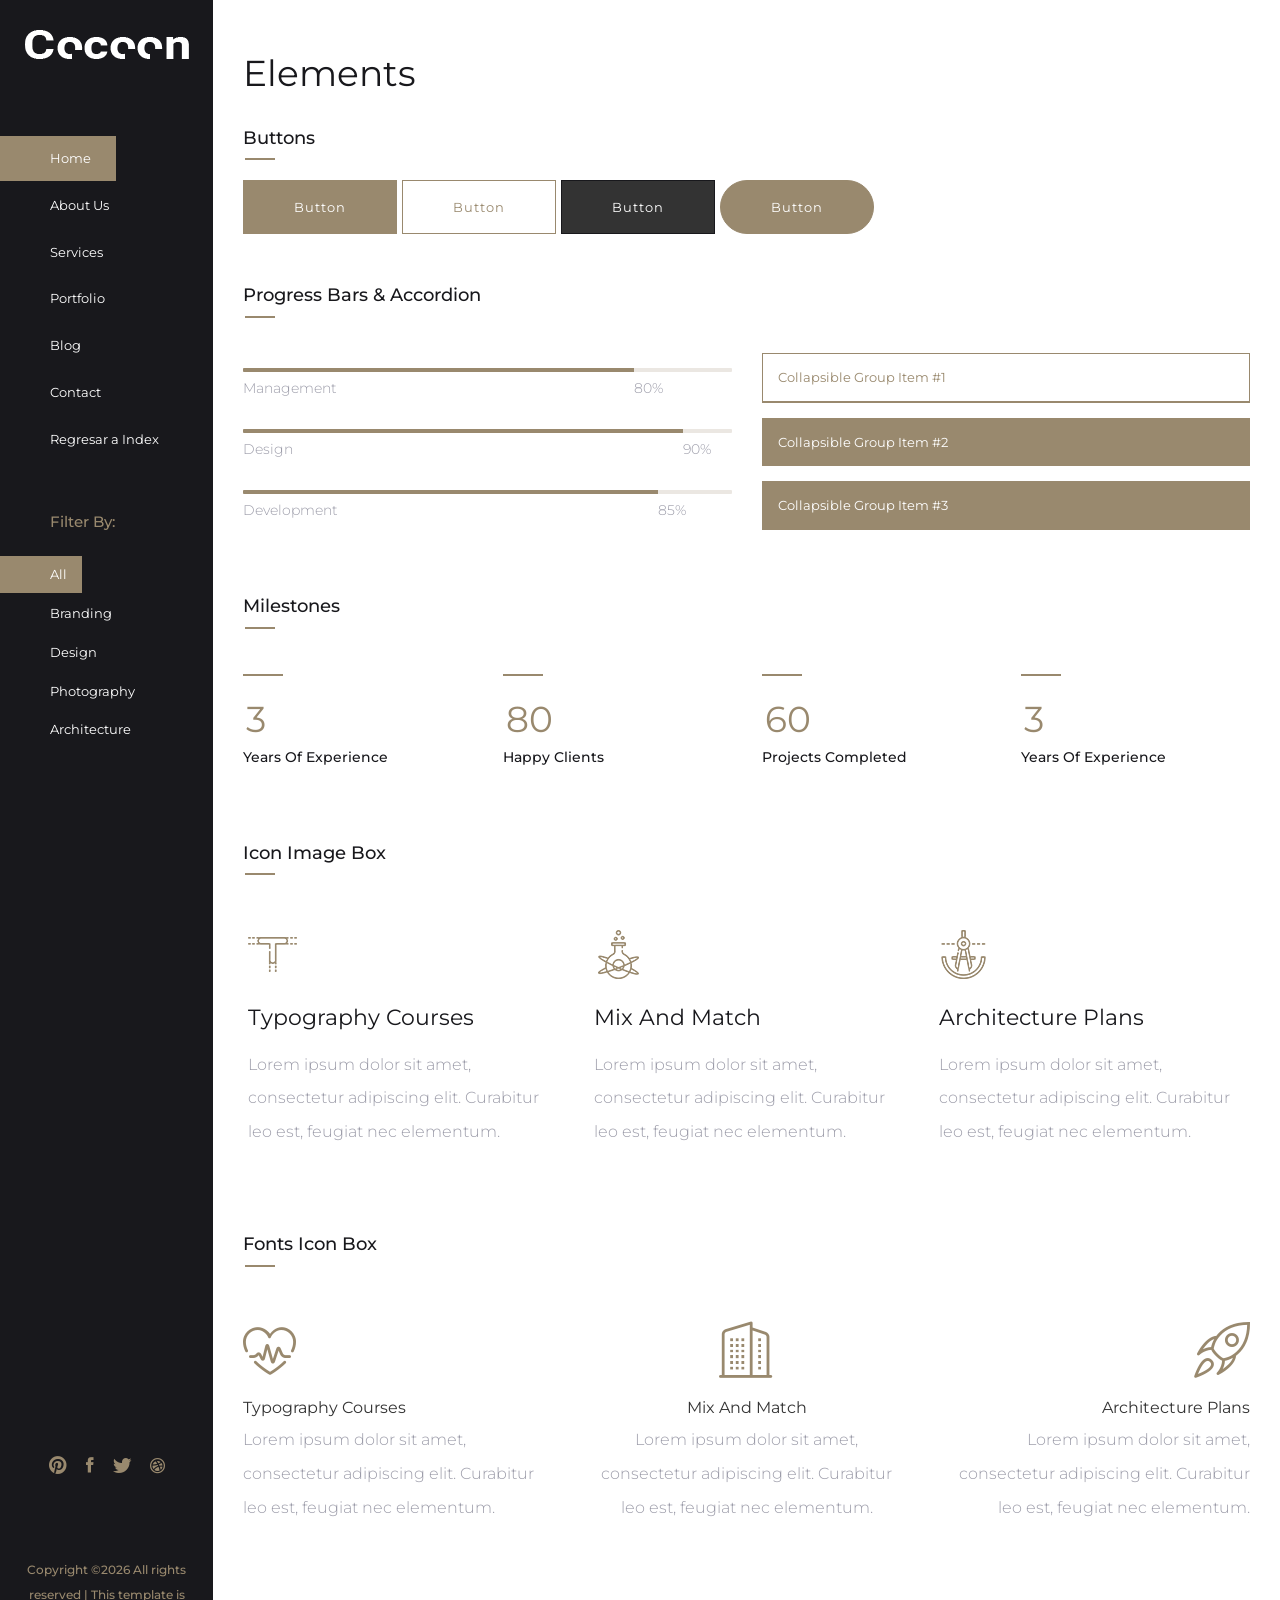
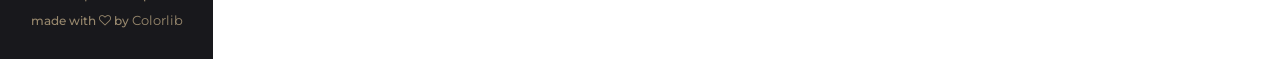
<file: lab02/www/test03/elements.html>
<!DOCTYPE html>
<html lang="en">
<head>
    <!-- ========== Meta Tags ========== -->
    <meta charset="UTF-8">
    <meta name="description" content="Cocoon -Portfolio">
    <meta name="keywords" content="Cocoon , Portfolio">
    <meta name="author" content="Pharaohlab">
    <meta name="viewport" content="width=device-width, initial-scale=1, maximum-scale=1">
    <!-- ========== Title ========== -->
    <title> Cocoon -Portfolio</title>
    <!-- ========== Favicon Ico ========== -->
    <!--<link rel="icon" href="fav.ico">-->
    <!-- ========== STYLESHEETS ========== -->
    <!-- Bootstrap CSS -->
    <link href="assets/css/bootstrap.min.css" rel="stylesheet">
    <!-- Fonts Icon CSS -->
    <link href="assets/css/font-awesome.min.css" rel="stylesheet">
    <link href="assets/css/et-line.css" rel="stylesheet">
    <link href="assets/css/ionicons.min.css" rel="stylesheet">
    <!-- Carousel CSS -->
    <link href="assets/css/slick.css" rel="stylesheet">
    <!-- Magnific-popup -->
    <link rel="stylesheet" href="assets/css/magnific-popup.css">
    <!-- Animate CSS -->
    <link rel="stylesheet" href="assets/css/animate.min.css">
    <!-- Custom styles for this template -->
    <link href="assets/css/main.css" rel="stylesheet">
</head>
<body>
<div class="loader">
    <div class="loader-outter"></div>
    <div class="loader-inner"></div>
</div>

<div class="body-container container-fluid">
    <a class="menu-btn" href="javascript:void(0)">
        <i class="ion ion-grid"></i>
    </a>
    <div class="row justify-content-center">
        <!--=================== side menu ====================-->
        <div class="col-lg-2 col-md-3 col-12 menu_block">

            <!--logo -->
            <div class="logo_box">
                <a href="#">
                    <img src="assets/img/logo.png" alt="cocoon">
                </a>
            </div>
            <!--logo end-->

            <!--main menu -->
            <div class="side_menu_section">
                <ul class="menu_nav">
                    <li class="active">
                        <a href="index.html">
                            Home
                        </a>
                    </li>
                    <li>
                        <a href="about.html">
                            About Us
                        </a>
                    </li>
                    <li>
                        <a href="services.html">
                            Services
                        </a>
                    </li>
                    <li>
                        <a href="portfolio.html">
                            Portfolio
                        </a>
                    </li>
                    <li>
                        <a href="blog.html">
                            Blog
                        </a>
                    </li>
                    <li>
                        <a href="contact.html">
                            Contact
                        </a>
                    </li>
                    <li>
                        <a href="/">
                            Regresar a Index
                        </a>
                    </li>
                </ul>
            </div>
            <!--main menu end -->

            <!--filter menu -->
            <div class="side_menu_section">
                <h4 class="side_title">filter by:</h4>
                <ul  id="filtr-container"  class="filter_nav">
                    <li  data-filter="*" class="active"><a href="javascript:void(0)" >all</a></li>
                    <li data-filter=".branding"> <a href="javascript:void(0)">branding</a></li>
                    <li data-filter=".design"><a href="javascript:void(0)">design</a></li>
                    <li data-filter=".photography"><a href="javascript:void(0)">photography</a></li>
                    <li data-filter=".architecture"><a href="javascript:void(0)">architecture</a></li>
                </ul>
            </div>
            <!--filter menu end -->


            <!--social and copyright -->
            <div class="side_menu_bottom">
                <div class="side_menu_bottom_inner">
                    <ul class="social_menu">
                        <li>
                            <a href="#"> <i class="ion ion-social-pinterest"></i> </a>
                        </li>
                        <li>
                            <a href="#"> <i class="ion ion-social-facebook"></i> </a>
                        </li>
                        <li>
                            <a href="#"> <i class="ion ion-social-twitter"></i> </a>
                        </li>
                        <li>
                            <a href="#"> <i class="ion ion-social-dribbble"></i> </a>
                        </li>
                    </ul>
                    <div class="copy_right">
                        <!-- Link back to Colorlib can't be removed. Template is licensed under CC BY 3.0. -->
                        <p class="copyright">Copyright &copy;<script>document.write(new Date().getFullYear());</script> All rights reserved | This template is made with <i class="fa fa-heart-o" aria-hidden="true"></i> by <a href="https://colorlib.com" target="_blank">Colorlib</a></p>
                        <!-- Link back to Colorlib can't be removed. Template is licensed under CC BY 3.0. -->
                    </div>
                </div>
            </div>
            <!--social and copyright end -->

        </div>
        <!--=================== side menu end====================-->

        <!--=================== content body ====================-->
        <div class="col-lg-10 col-md-9 col-12 body_block  align-content-center">

            <div class="elements">
                <h3>Elements</h3>

                <!--button elements-->
                <div class="element_section mt30 mb50">
                    <div class="section_title">
                        <h4>buttons</h4>
                    </div>
                    <div class="section_content mt30">
                        <a href="#" class="btn btn-primary">Button</a>
                        <a href="#" class="btn btn-primary-outline">Button</a>
                        <a href="#" class="btn btn-dark">Button </a>
                        <a href="#" class="btn btn-primary btn-rounded">Button</a>
                    </div>
                </div>
                <!--button elements end-->

                <!--progress bars elements-->
                <div class="element_section mt30 mb50">
                    <div class="section_title">
                        <h4>progress bars & accordion</h4>
                    </div>
                    <div class="section_content mt30">
                        <div class="row justify-content-center">
                            <div class="col-12 col-md-6">
                                <div class="progress_container">

                                    <div class="single_progressbar">
                                        <div class="progress">
                                            <div class="progress-bar" role="progressbar" data-transitiongoal="80"></div>
                                        </div>
                                        <div class="progress_text">
                                            <span>Management</span>
                                            <span class="progress_num" style="left:80%;">80%</span>
                                        </div>
                                    </div>

                                    <div class="single_progressbar">
                                        <div class="progress">
                                            <div class="progress-bar" role="progressbar" data-transitiongoal="90"></div>
                                        </div>
                                        <div class="progress_text">
                                            <span>Design</span>
                                            <span class="progress_num" style="left:90%;">90%</span>
                                        </div>
                                    </div>

                                    <div class="single_progressbar">
                                        <div class="progress">
                                            <div class="progress-bar" role="progressbar" data-transitiongoal="85"></div>
                                        </div>
                                        <div class="progress_text">
                                            <span>Development</span>
                                            <span class="progress_num" style="left:85%;">85%</span>
                                        </div>
                                    </div>


                                </div>
                            </div>
                            <div class="col-12 col-md-6">

                                <div id="accordion" role="tablist">

                                    <div class="card accordion_card">
                                        <div class="card-header" role="tab" id="headingOne">
                                            <h5>
                                                <a data-toggle="collapse" href="#collapseOne" role="button" aria-expanded="true" aria-controls="collapseOne">
                                                    Collapsible Group Item #1
                                                </a>
                                            </h5>
                                        </div>
                                        <div id="collapseOne" class="collapse" role="tabpanel" aria-labelledby="headingOne" data-parent="#accordion">
                                            <div class="card-body">
                                                Anim pariatur cliche reprehenderit, enim eiusmod high life accusamus terry richardson ad squid. 3 wolf moon officia aute, non cupidatat skateboard dolor brunch. Food truck quinoa nesciunt laborum eiusmod. Brunch 3 wolf moon tempor, sunt aliqua put a bird on it squid single-origin coffee nulla assumenda shoreditch et. Nihil anim keffiyeh helvetica, craft beer labore wes anderson cred nesciunt sapiente ea proident. Ad vegan excepteur butcher vice lomo. Leggings occaecat craft beer farm-to-table, raw denim aesthetic synth nesciunt you probably haven't heard of them accusamus labore sustainable VHS.
                                            </div>
                                        </div>
                                    </div>


                                    <div class="card accordion_card">
                                        <div class="card-header" role="tab" id="headingTwo">
                                            <h5>
                                                <a class="collapsed" data-toggle="collapse" href="#collapseTwo" role="button" aria-expanded="false" aria-controls="collapseTwo">
                                                    Collapsible Group Item #2
                                                </a>
                                            </h5>
                                        </div>
                                        <div id="collapseTwo" class="collapse" role="tabpanel" aria-labelledby="headingTwo" data-parent="#accordion">
                                            <div class="card-body">
                                                Anim pariatur cliche reprehenderit, enim eiusmod high life accusamus terry richardson ad squid. 3 wolf moon officia aute, non cupidatat skateboard dolor brunch. Food truck quinoa nesciunt laborum eiusmod. Brunch 3 wolf moon tempor, sunt aliqua put a bird on it squid single-origin coffee nulla assumenda shoreditch et. Nihil anim keffiyeh helvetica, craft beer labore wes anderson cred nesciunt sapiente ea proident. Ad vegan excepteur butcher vice lomo. Leggings occaecat craft beer farm-to-table, raw denim aesthetic synth nesciunt you probably haven't heard of them accusamus labore sustainable VHS.
                                            </div>
                                        </div>
                                    </div>


                                    <div class="card accordion_card">
                                        <div class="card-header" role="tab" id="headingThree">
                                            <h5>
                                                <a class="collapsed" data-toggle="collapse" href="#collapseThree" role="button" aria-expanded="false" aria-controls="collapseThree">
                                                    Collapsible Group Item #3
                                                </a>
                                            </h5>
                                        </div>
                                        <div id="collapseThree" class="collapse" role="tabpanel" aria-labelledby="headingThree" data-parent="#accordion">
                                            <div class="card-body">
                                                Anim pariatur cliche reprehenderit, enim eiusmod high life accusamus terry richardson ad squid. 3 wolf moon officia aute, non cupidatat skateboard dolor brunch. Food truck quinoa nesciunt laborum eiusmod. Brunch 3 wolf moon tempor, sunt aliqua put a bird on it squid single-origin coffee nulla assumenda shoreditch et. Nihil anim keffiyeh helvetica, craft beer labore wes anderson cred nesciunt sapiente ea proident. Ad vegan excepteur butcher vice lomo. Leggings occaecat craft beer farm-to-table, raw denim aesthetic synth nesciunt you probably haven't heard of them accusamus labore sustainable VHS.
                                            </div>
                                        </div>
                                    </div>


                                </div>


                            </div>
                        </div>
                    </div>
                </div>
                <!--progress bars  elements end-->


                <!--counter elements-->
                <div class="element_section mt30 mb50">
                    <div class="section_title">
                        <h4>Milestones</h4>
                    </div>
                    <div class="section_content mt30">
                        <div class="row justify-content-center">
                            <div class="col-12 col-sm-6 col-md-3">
                                <div class="counter_box">
                                    <div class="divider"></div>
                                    <span class="counter">12</span>
                                    <h5>Years of experience</h5>
                                </div>
                            </div>
                            <div class="col-12 col-sm-6 col-md-3">
                                <div class="counter_box">
                                    <div class="divider"></div>
                                    <span class="counter">257</span>
                                    <h5>happy clients</h5>
                                </div>
                            </div>
                            <div class="col-12 col-sm-6 col-md-3">
                                <div class="counter_box">
                                    <div class="divider"></div>
                                    <span class="counter">192</span>
                                    <h5>projects completed</h5>
                                </div>
                            </div>
                            <div class="col-12 col-sm-6 col-md-3">
                                <div class="counter_box">
                                    <div class="divider"></div>
                                    <span class="counter">12</span>
                                    <h5>Years of experience</h5>
                                </div>
                            </div>
                        </div>
                    </div>
                </div>
                <!--counter elements end-->


                <!--Image icon box elements-->
                <div class="element_section mt30 mb50">
                    <div class="section_title">
                        <h4>icon image box</h4>
                    </div>
                    <div class="section_content mt30">
                        <div class="row justify-content-center">
                            <div class=" col-lg-4 col-12">
                                <div class="img_box_one text-left">
                                    <img src="assets/img/icons/typo.png" alt="services icon">
                                    <div class="content">
                                        <h5>
                                            Typography Courses
                                        </h5>
                                        <p>
                                            Lorem ipsum dolor sit amet, consectetur adipiscing elit. Curabitur leo est, feugiat nec elementum.
                                        </p>
                                    </div>
                                </div>
                            </div>
                            <div class=" col-lg-4  col-12">
                                <div class="img_box_one text-left">
                                    <img src="assets/img/icons/flask.png" alt="services icon">
                                    <div class="content">
                                        <h5>
                                            Mix and Match
                                        </h5>
                                        <p>
                                            Lorem ipsum dolor sit amet, consectetur adipiscing elit. Curabitur leo est, feugiat nec elementum.
                                        </p>
                                    </div>
                                </div>
                            </div>
                            <div class=" col-lg-4 col-12">
                                <div class="img_box_one text-left">
                                    <img src="assets/img/icons/compass.png" alt="services icon">
                                    <div class="content">
                                        <h5>
                                            Architecture Plans
                                        </h5>
                                        <p>
                                            Lorem ipsum dolor sit amet, consectetur adipiscing elit. Curabitur leo est, feugiat nec elementum.
                                        </p>
                                    </div>
                                </div>
                            </div>
                        </div>
                    </div>
                </div>
                <!--Image icon box end-->


                <!--Fonts icon box elements-->
                <div class="element_section mt30 mb50">
                    <div class="section_title">
                        <h4>Fonts icon box</h4>
                    </div>
                    <div class="section_content mt30">
                        <div class="row justify-content-center">
                            <div class=" col-lg-4 col-12">
                                <div class="icon_box_one text-left">
                                    <i class="lnr lnr-heart-pulse"></i>
                                    <div class="content">
                                        <h5>
                                            Typography Courses
                                        </h5>
                                        <p>
                                            Lorem ipsum dolor sit amet, consectetur adipiscing elit. Curabitur leo est, feugiat nec elementum.
                                        </p>
                                    </div>
                                </div>
                            </div>
                            <div class=" col-lg-4  col-12">
                                <div class="icon_box_one text-center">
                                    <i class="lnr lnr-apartment"></i>
                                    <div class="content">
                                        <h5>
                                            Mix and Match
                                        </h5>
                                        <p>
                                            Lorem ipsum dolor sit amet, consectetur adipiscing elit. Curabitur leo est, feugiat nec elementum.
                                        </p>
                                    </div>
                                </div>
                            </div>
                            <div class=" col-lg-4 col-12">
                                <div class="icon_box_one text-right">
                                    <i class="lnr lnr-rocket"></i>
                                    <div class="content">
                                        <h5>
                                            Architecture Plans
                                        </h5>
                                        <p>
                                            Lorem ipsum dolor sit amet, consectetur adipiscing elit. Curabitur leo est, feugiat nec elementum.
                                        </p>
                                    </div>
                                </div>
                            </div>
                        </div>
                    </div>
                </div>
                <!--Fonts icon box end-->


            </div>

        </div>
        <!--=================== content body end ====================-->
    </div>
</div>


<!-- jquery -->
<script src="assets/js/jquery.min.js"></script>
<!-- bootstrap -->
<script src="assets/js/popper.js"></script>
<script src="assets/js/bootstrap.min.js"></script>
<script src="assets/js/waypoints.min.js"></script>
<!--slick carousel -->
<script src="assets/js/slick.min.js"></script>
<!--Portfolio Filter-->
<script src="assets/js/imgloaded.js"></script>
<script src="assets/js/isotope.js"></script>
<!-- Magnific-popup -->
<script src="assets/js/jquery.magnific-popup.min.js"></script>
<!--Counter-->
<script src="assets/js/jquery.counterup.min.js"></script>
<!-- WOW JS -->
<script src="assets/js/wow.min.js"></script>
<!-- Progress bars JS -->
<script src="assets/js/bootstrap-progressbar.min.js"></script>
<!-- Custom js -->
<script src="assets/js/main.js"></script>
</body>
</html>
</file>
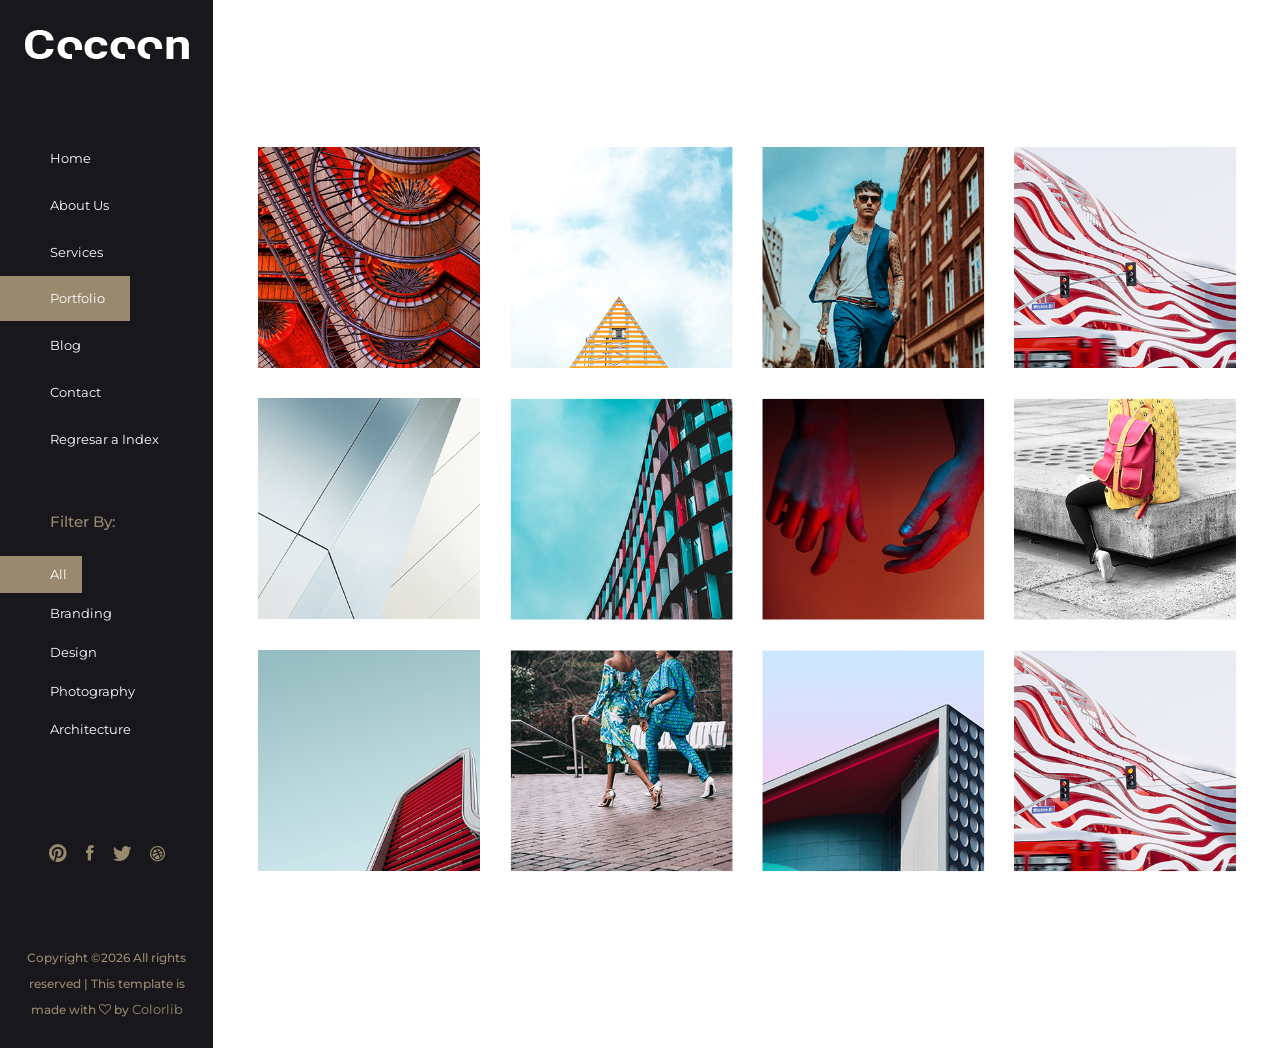
<file: lab02/www/test03/portfolio.html>
<!DOCTYPE html>
<html lang="en">
<head>
    <!-- ========== Meta Tags ========== -->
    <meta charset="UTF-8">
    <meta name="description" content="Cocoon -Portfolio">
    <meta name="keywords" content="Cocoon , Portfolio">
    <meta name="author" content="Pharaohlab">
    <meta name="viewport" content="width=device-width, initial-scale=1, maximum-scale=1">
    <!-- ========== Title ========== -->
    <title> Cocoon -Portfolio</title>
    <!-- ========== Favicon Ico ========== -->
    <!--<link rel="icon" href="fav.ico">-->
    <!-- ========== STYLESHEETS ========== -->
    <!-- Bootstrap CSS -->
    <link href="assets/css/bootstrap.min.css" rel="stylesheet">
    <!-- Fonts Icon CSS -->
    <link href="assets/css/font-awesome.min.css" rel="stylesheet">
    <link href="assets/css/et-line.css" rel="stylesheet">
    <link href="assets/css/ionicons.min.css" rel="stylesheet">
    <!-- Carousel CSS -->
    <link href="assets/css/slick.css" rel="stylesheet">
    <!-- Magnific-popup -->
    <link rel="stylesheet" href="assets/css/magnific-popup.css">
    <!-- Animate CSS -->
    <link rel="stylesheet" href="assets/css/animate.min.css">
    <!-- Custom styles for this template -->
    <link href="assets/css/main.css" rel="stylesheet">
</head>
<body>
<div class="loader">
    <div class="loader-outter"></div>
    <div class="loader-inner"></div>
</div>

<div class="body-container container-fluid">
    <a class="menu-btn" href="javascript:void(0)">
        <i class="ion ion-grid"></i>
    </a>
    <div class="row justify-content-center">
        <!--=================== side menu ====================-->
        <div class="col-lg-2 col-md-3 col-12 menu_block">

            <!--logo -->
            <div class="logo_box">
                <a href="#">
                    <img src="assets/img/logo.png" alt="cocoon">
                </a>
            </div>
            <!--logo end-->

            <!--main menu -->
            <div class="side_menu_section">
                <ul class="menu_nav">
                    <li>
                        <a href="index.html">
                            Home
                        </a>
                    </li>
                    <li>
                        <a href="about.html">
                            About Us
                        </a>
                    </li>
                    <li>
                        <a href="services.html">
                            Services
                        </a>
                    </li>
                    <li class="active">
                        <a href="portfolio.html">
                            Portfolio
                        </a>
                    </li>
                    <li>
                        <a href="blog.html">
                            Blog
                        </a>
                    </li>
                    <li>
                        <a href="contact.html">
                            Contact
                        </a>
                    </li>
                    <li>
                        <a href="/">
                            Regresar a Index
                        </a>
                    </li>
                </ul>
            </div>
            <!--main menu end -->

            <!--filter menu -->
            <div class="side_menu_section">
                <h4 class="side_title">filter by:</h4>
                <ul  id="filtr-container"  class="filter_nav">
                    <li  data-filter="*" class="active"><a href="javascript:void(0)" >all</a></li>
                    <li data-filter=".branding"> <a href="javascript:void(0)">branding</a></li>
                    <li data-filter=".design"><a href="javascript:void(0)">design</a></li>
                    <li data-filter=".photography"><a href="javascript:void(0)">photography</a></li>
                    <li data-filter=".architecture"><a href="javascript:void(0)">architecture</a></li>
                </ul>
            </div>
            <!--filter menu end -->


            <!--social and copyright -->
            <div class="side_menu_bottom">
                <div class="side_menu_bottom_inner">
                    <ul class="social_menu">
                        <li>
                            <a href="#"> <i class="ion ion-social-pinterest"></i> </a>
                        </li>
                        <li>
                            <a href="#"> <i class="ion ion-social-facebook"></i> </a>
                        </li>
                        <li>
                            <a href="#"> <i class="ion ion-social-twitter"></i> </a>
                        </li>
                        <li>
                            <a href="#"> <i class="ion ion-social-dribbble"></i> </a>
                        </li>
                    </ul>
                    <div class="copy_right">
                        <!-- Link back to Colorlib can't be removed. Template is licensed under CC BY 3.0. -->
                        <p class="copyright">Copyright &copy;<script>document.write(new Date().getFullYear());</script> All rights reserved | This template is made with <i class="fa fa-heart-o" aria-hidden="true"></i> by <a href="https://colorlib.com" target="_blank">Colorlib</a></p>
                        <!-- Link back to Colorlib can't be removed. Template is licensed under CC BY 3.0. -->
                    </div>
                </div>
            </div>
            <!--social and copyright end -->

        </div>
        <!--=================== side menu end====================-->

        <!--=================== content body ====================-->
        <div class="col-lg-10 col-md-9 col-12 body_block  align-content-center">
            <!--=================== filter portfolio start====================-->
            <div class="portfolio gutters grid img-container">
                <div class="grid-sizer col-sm-12 col-md-6 col-lg-3"></div>
                <div class="grid-item branding  col-sm-12 col-md-6 col-lg-3">
                    <a href="assets/img/portfolio/port1.png" title="project name 1">
                        <div class="project_box_one">
                            <img src="assets/img/portfolio/port1.png" alt="pro1" />
                            <div class="product_info">
                                <div class="product_info_text">
                                    <div class="product_info_text_inner">
                                        <i class="ion ion-plus"></i>
                                        <h4>project name</h4>
                                    </div>
                                </div>
                            </div>
                        </div>
                    </a>
                </div>
                <div class="grid-item  branding architecture  col-md-6 col-lg-3">
                    <a href="assets/img/portfolio/port2.png" title="project name 2">
                        <div class="project_box_one">
                            <img src="assets/img/portfolio/port2.png" alt="pro1" />
                            <div class="product_info">
                                <div class="product_info_text">
                                    <div class="product_info_text_inner">
                                        <i class="ion ion-plus"></i>
                                        <h4>project name</h4>
                                    </div>
                                </div>
                            </div>
                        </div>
                    </a>
                </div>
                <div class="grid-item  design col-sm-12 col-md-6 col-lg-3">
                    <a href="assets/img/portfolio/port3.png" title="project name 5">
                        <div class="project_box_one">
                            <img src="assets/img/portfolio/port3.png" alt="pro1" />
                            <div class="product_info">
                                <div class="product_info_text">
                                    <div class="product_info_text_inner">
                                        <i class="ion ion-plus"></i>
                                        <h4>project name</h4>
                                    </div>
                                </div>
                            </div>
                        </div>
                    </a>
                </div>
                <div class="grid-item  photography design col-sm-12 col-md-6 col-lg-3">
                    <a href="assets/img/portfolio/port4.png" title="project name 5">
                        <div class="project_box_one">
                            <img src="assets/img/portfolio/port4.png" alt="pro1" />
                            <div class="product_info">
                                <div class="product_info_text">
                                    <div class="product_info_text_inner">
                                        <i class="ion ion-plus"></i>
                                        <h4>project name</h4>
                                    </div>
                                </div>
                            </div>
                        </div>
                    </a>
                </div>
                <div class="grid-item  branding photography  col-sm-12 col-md-6 col-lg-3">
                    <a href="assets/img/portfolio/port5.png" title="project name 5">
                        <div class="project_box_one">
                            <img src="assets/img/portfolio/port5.png" alt="pro1" />
                            <div class="product_info">
                                <div class="product_info_text">
                                    <div class="product_info_text_inner">
                                        <i class="ion ion-plus"></i>
                                        <h4>project name</h4>
                                    </div>
                                </div>
                            </div>
                        </div>
                    </a>
                </div>
                <div class="grid-item   architecture design col-sm-12 col-md-6 col-lg-3">
                    <a href="assets/img/portfolio/port6.png" title="project name 5">
                        <div class="project_box_one">
                            <img src="assets/img/portfolio/port6.png" alt="pro1" />
                            <div class="product_info">
                                <div class="product_info_text">
                                    <div class="product_info_text_inner">
                                        <i class="ion ion-plus"></i>
                                        <h4>project name</h4>
                                    </div>
                                </div>
                            </div>
                        </div>
                    </a>
                </div>
                <div class="grid-item  photography architecture col-sm-12 col-md-6 col-lg-3">
                    <a href="assets/img/portfolio/port7.png" title="project name 5">
                        <div class="project_box_one">
                            <img src="assets/img/portfolio/port7.png" alt="pro1" />
                            <div class="product_info">
                                <div class="product_info_text">
                                    <div class="product_info_text_inner">
                                        <i class="ion ion-plus"></i>
                                        <h4>project name</h4>
                                    </div>
                                </div>
                            </div>
                        </div>
                    </a>
                </div>
                <div class="grid-item  branding design  col-sm-12 col-md-6 col-lg-3">
                    <a href="assets/img/portfolio/port8.png" title="project name 5">
                        <div class="project_box_one">
                            <img src="assets/img/portfolio/port8.png" alt="pro1" />
                            <div class="product_info">
                                <div class="product_info_text">
                                    <div class="product_info_text_inner">
                                        <i class="ion ion-plus"></i>
                                        <h4>project name</h4>
                                    </div>
                                </div>
                            </div>
                        </div>
                    </a>
                </div>
                <div class="grid-item architecture  col-sm-12 col-md-6 col-lg-3">
                    <a href="assets/img/portfolio/port9.png" title="project name 4">
                        <div class="project_box_one">
                            <img src="assets/img/portfolio/port9.png" alt="pro1" />
                            <div class="product_info">
                                <div class="product_info_text">
                                    <div class="product_info_text_inner">
                                        <i class="ion ion-plus"></i>
                                        <h4>project name</h4>
                                    </div>
                                </div>
                            </div>
                        </div>
                    </a>
                </div>
                <div class="grid-item  photography architecture col-sm-12 col-md-6 col-lg-3">
                    <a href="assets/img/portfolio/port10.png" title="project name 5">
                        <div class="project_box_one">
                            <img src="assets/img/portfolio/port10.png" alt="pro1" />
                            <div class="product_info">
                                <div class="product_info_text">
                                    <div class="product_info_text_inner">
                                        <i class="ion ion-plus"></i>
                                        <h4>project name</h4>
                                    </div>
                                </div>
                            </div>
                        </div>
                    </a>
                </div>
                <div class="grid-item  branding design  col-sm-12 col-md-6 col-lg-3">
                    <a href="assets/img/portfolio/port11.png" title="project name 5">
                        <div class="project_box_one">
                            <img src="assets/img/portfolio/port11.png" alt="pro1" />
                            <div class="product_info">
                                <div class="product_info_text">
                                    <div class="product_info_text_inner">
                                        <i class="ion ion-plus"></i>
                                        <h4>project name</h4>
                                    </div>
                                </div>
                            </div>
                        </div>
                    </a>
                </div>
                <div class="grid-item architecture  col-sm-12 col-md-6 col-lg-3">
                    <a href="assets/img/portfolio/port4.png" title="project name 4">
                        <div class="project_box_one">
                            <img src="assets/img/portfolio/port4.png" alt="pro1" />
                            <div class="product_info">
                                <div class="product_info_text">
                                    <div class="product_info_text_inner">
                                        <i class="ion ion-plus"></i>
                                        <h4>project name</h4>
                                    </div>
                                </div>
                            </div>
                        </div>
                    </a>
                </div>
            </div>
            <!--=================== filter portfolio end====================-->
        </div>
        <!--=================== content body end ====================-->
    </div>
</div>



<!-- jquery -->
<script src="assets/js/jquery.min.js"></script>
<!-- bootstrap -->
<script src="assets/js/popper.js"></script>
<script src="assets/js/bootstrap.min.js"></script>
<script src="assets/js/waypoints.min.js"></script>
<!--slick carousel -->
<script src="assets/js/slick.min.js"></script>
<!--Portfolio Filter-->
<script src="assets/js/imgloaded.js"></script>
<script src="assets/js/isotope.js"></script>
<!-- Magnific-popup -->
<script src="assets/js/jquery.magnific-popup.min.js"></script>
<!--Counter-->
<script src="assets/js/jquery.counterup.min.js"></script>
<!-- WOW JS -->
<script src="assets/js/wow.min.js"></script>
<!-- Custom js -->
<script src="assets/js/main.js"></script>
</body>
</html>
</file>
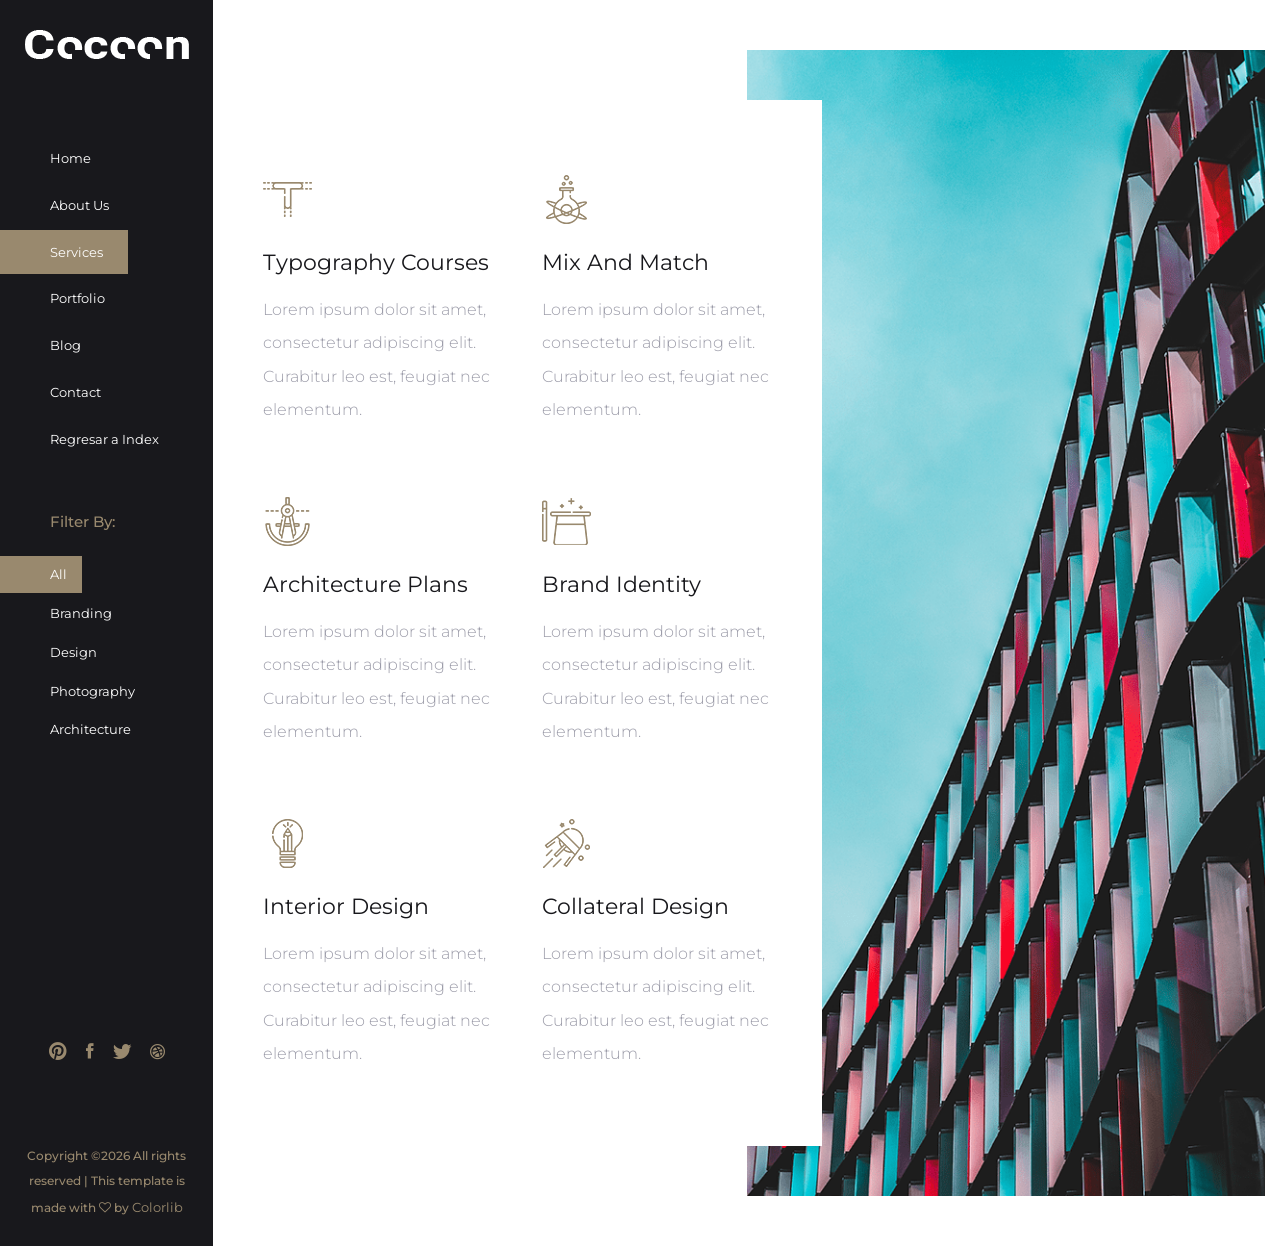
<file: lab02/www/test03/services.html>
<!DOCTYPE html>
<html lang="en">
<head>
    <!-- ========== Meta Tags ========== -->
    <meta charset="UTF-8">
    <meta name="description" content="Cocoon -Portfolio">
    <meta name="keywords" content="Cocoon , Portfolio">
    <meta name="author" content="Pharaohlab">
    <meta name="viewport" content="width=device-width, initial-scale=1, maximum-scale=1">
    <!-- ========== Title ========== -->
    <title> Cocoon -Portfolio</title>
    <!-- ========== Favicon Ico ========== -->
    <!--<link rel="icon" href="fav.ico">-->
    <!-- ========== STYLESHEETS ========== -->
    <!-- Bootstrap CSS -->
    <link href="assets/css/bootstrap.min.css" rel="stylesheet">
    <!-- Fonts Icon CSS -->
    <link href="assets/css/font-awesome.min.css" rel="stylesheet">
    <link href="assets/css/et-line.css" rel="stylesheet">
    <link href="assets/css/ionicons.min.css" rel="stylesheet">
    <!-- Carousel CSS -->
    <link href="assets/css/slick.css" rel="stylesheet">
    <!-- Magnific-popup -->
    <link rel="stylesheet" href="assets/css/magnific-popup.css">
    <!-- Animate CSS -->
    <link rel="stylesheet" href="assets/css/animate.min.css">
    <!-- Custom styles for this template -->
    <link href="assets/css/main.css" rel="stylesheet">
</head>
<body>
<div class="loader">
    <div class="loader-outter"></div>
    <div class="loader-inner"></div>
</div>

<div class="body-container container-fluid">

    <!--=================== menu Button show in small screens ====================-->
    <a class="menu-btn" href="javascript:void(0)">
        <i class="ion ion-grid"></i>
    </a>
    <!--=================== menu Button end====================-->

    <div class="row justify-content-center">
        <!--=================== side menu ====================-->
        <div class="col-lg-2 col-md-3 col-12 menu_block">

            <!--logo -->
            <div class="logo_box">
                <a href="#">
                    <img src="assets/img/logo.png" alt="cocoon">
                </a>
            </div>
            <!--logo end-->

            <!--main menu -->
            <div class="side_menu_section">
                <ul class="menu_nav">
                    <li >
                        <a href="index.html">
                            Home
                        </a>
                    </li>
                    <li>
                        <a href="about.html">
                            About Us
                        </a>
                    </li>
                    <li class="active">
                        <a href="services.html">
                            Services
                        </a>
                    </li>
                    <li>
                        <a href="portfolio.html">
                            Portfolio
                        </a>
                    </li>
                    <li>
                        <a href="blog.html">
                            Blog
                        </a>
                    </li>
                    <li>
                        <a href="contact.html">
                            Contact
                        </a>
                    </li>
                    <li>
                        <a href="/">
                            Regresar a Index
                        </a>
                    </li>
                </ul>
            </div>
            <!--main menu end -->

            <!--filter menu -->
            <div class="side_menu_section">
                <h4 class="side_title">filter by:</h4>
                <ul  id="filtr-container"  class="filter_nav">
                    <li  data-filter="*" class="active"><a href="javascript:void(0)" >all</a></li>
                    <li data-filter=".branding"> <a href="javascript:void(0)">branding</a></li>
                    <li data-filter=".design"><a href="javascript:void(0)">design</a></li>
                    <li data-filter=".photography"><a href="javascript:void(0)">photography</a></li>
                    <li data-filter=".architecture"><a href="javascript:void(0)">architecture</a></li>
                </ul>
            </div>
            <!--filter menu end -->


            <!--social and copyright -->
            <div class="side_menu_bottom">
                <div class="side_menu_bottom_inner">
                    <ul class="social_menu">
                        <li>
                            <a href="#"> <i class="ion ion-social-pinterest"></i> </a>
                        </li>
                        <li>
                            <a href="#"> <i class="ion ion-social-facebook"></i> </a>
                        </li>
                        <li>
                            <a href="#"> <i class="ion ion-social-twitter"></i> </a>
                        </li>
                        <li>
                            <a href="#"> <i class="ion ion-social-dribbble"></i> </a>
                        </li>
                    </ul>
                    <div class="copy_right">
                        <!-- Link back to Colorlib can't be removed. Template is licensed under CC BY 3.0. -->
                        <p class="copyright">Copyright &copy;<script>document.write(new Date().getFullYear());</script> All rights reserved | This template is made with <i class="fa fa-heart-o" aria-hidden="true"></i> by <a href="https://colorlib.com" target="_blank">Colorlib</a></p>
                        <!-- Link back to Colorlib can't be removed. Template is licensed under CC BY 3.0. -->
                    </div>
                </div>
            </div>
            <!--social and copyright end -->

        </div>
        <!--=================== side menu end====================-->

        <!--=================== content body ====================-->
        <div class="col-lg-10 col-md-9 col-12 body_block  align-content-center">
            <div>
<!--=================== image card start here  (has two section left and right )====================-->
                <div class="img_card">
                    <div class="row justify-content-center">
                        <div class="col-md-6 col-7 content_section">
                            <div class="content_box">
                                <div class="content_box_inner">
                                    <div class="row justify-content-center">
<!--=================== services boxes start here  ====================-->
                                        <div class="col-md-6 col-12">
                                            <div class="img_box_one text-left">
                                                <img src="assets/img/icons/typo.png" alt="services icon">
                                                <div class="content">
                                                    <h5>
                                                        Typography Courses
                                                    </h5>
                                                    <p>
                                                        Lorem ipsum dolor sit amet, consectetur adipiscing elit. Curabitur leo est, feugiat nec elementum.
                                                    </p>
                                                </div>
                                            </div>
                                        </div>
                                        <div class="col-md-6 col-12">
                                            <div class="img_box_one text-left">
                                                <img src="assets/img/icons/flask.png" alt="services icon">
                                                <div class="content">
                                                    <h5>
                                                        Mix and Match
                                                    </h5>
                                                    <p>
                                                        Lorem ipsum dolor sit amet, consectetur adipiscing elit. Curabitur leo est, feugiat nec elementum.
                                                    </p>
                                                </div>
                                            </div>
                                        </div>
                                        <div class="col-md-6 col-12">
                                            <div class="img_box_one text-left">
                                                <img src="assets/img/icons/compass.png" alt="services icon">
                                                <div class="content">
                                                    <h5>
                                                        Architecture Plans
                                                    </h5>
                                                    <p>
                                                        Lorem ipsum dolor sit amet, consectetur adipiscing elit. Curabitur leo est, feugiat nec elementum.
                                                    </p>
                                                </div>
                                            </div>
                                        </div>
                                        <div class="col-md-6 col-12">
                                            <div class="img_box_one text-left">
                                                <img src="assets/img/icons/magic.png" alt="services icon">
                                                <div class="content">
                                                    <h5>
                                                        Brand Identity
                                                    </h5>
                                                    <p>
                                                        Lorem ipsum dolor sit amet, consectetur adipiscing elit. Curabitur leo est, feugiat nec elementum.
                                                    </p>
                                                </div>
                                            </div>
                                        </div>
                                        <div class="col-md-6 col-12">
                                            <div class="img_box_one text-left">
                                                <img src="assets/img/icons/idea.png" alt="services icon">
                                                <div class="content">
                                                    <h5>
                                                        Interior Design
                                                    </h5>
                                                    <p>
                                                        Lorem ipsum dolor sit amet, consectetur adipiscing elit. Curabitur leo est, feugiat nec elementum.
                                                    </p>
                                                </div>
                                            </div>
                                        </div>
                                        <div class="col-md-6 col-12">
                                            <div class="img_box_one text-left">
                                                <img src="assets/img/icons/satelite.png" alt="services icon">
                                                <div class="content">
                                                    <h5>
                                                        Collateral Design
                                                    </h5>
                                                    <p>
                                                        Lorem ipsum dolor sit amet, consectetur adipiscing elit. Curabitur leo est, feugiat nec elementum.
                                                    </p>
                                                </div>
                                            </div>
                                        </div>
 <!--=================== services boxes end here  ====================-->
                                    </div>
                                </div>
                            </div>
                        </div>
                        <div class="col-md-6 col-5 img_section" style="background-image: url('assets/img/bg/service_bg.png');"></div>
                    </div>
                </div>
<!--=================== image card end here ====================-->
            </div>
        </div>
        <!--=================== content body end ====================-->
    </div>
</div>


<!-- jquery -->
<script src="assets/js/jquery.min.js"></script>
<!-- bootstrap -->
<script src="assets/js/popper.js"></script>
<script src="assets/js/bootstrap.min.js"></script>
<script src="assets/js/waypoints.min.js"></script>
<!--slick carousel -->
<script src="assets/js/slick.min.js"></script>
<!--Portfolio Filter-->
<script src="assets/js/imgloaded.js"></script>
<script src="assets/js/isotope.js"></script>
<!-- Magnific-popup -->
<script src="assets/js/jquery.magnific-popup.min.js"></script>
<!--Counter-->
<script src="assets/js/jquery.counterup.min.js"></script>
<!-- WOW JS -->
<script src="assets/js/wow.min.js"></script>
<!-- Custom js -->
<script src="assets/js/main.js"></script>
</body>
</html>
</file>
<file: lab02/www/test01/styles/style.css>
@font-face {
    font-family: BungeeSpice;
    src: url(BungeeSpice-Regular.ttf);
  }

  body {
    font-family: BungeeSpice;
  }
</file>
<file: lab02/www/test03/assets/css/et-line.css>
@font-face{font-family:et-line;src:url(../fonts/et-line.eot);src:url(../fonts/et-line.eot?#iefix) format('embedded-opentype'),url(../fonts/et-line.woff) format('woff'),url(../fonts/et-line.ttf) format('truetype'),url(../fonts/et-line.svg#et-line) format('svg');font-weight:400;font-style:normal}[data-icon]:before{font-family:et-line;content:attr(data-icon);speak:none;font-weight:400;font-variant:normal;text-transform:none;line-height:1;-webkit-font-smoothing:antialiased;-moz-osx-font-smoothing:grayscale;display:inline-block}.icon-adjustments,.icon-alarmclock,.icon-anchor,.icon-aperture,.icon-attachment,.icon-bargraph,.icon-basket,.icon-beaker,.icon-bike,.icon-book-open,.icon-briefcase,.icon-browser,.icon-calendar,.icon-camera,.icon-caution,.icon-chat,.icon-circle-compass,.icon-clipboard,.icon-clock,.icon-cloud,.icon-compass,.icon-desktop,.icon-dial,.icon-document,.icon-documents,.icon-download,.icon-dribbble,.icon-edit,.icon-envelope,.icon-expand,.icon-facebook,.icon-flag,.icon-focus,.icon-gears,.icon-genius,.icon-gift,.icon-global,.icon-globe,.icon-googleplus,.icon-grid,.icon-happy,.icon-hazardous,.icon-heart,.icon-hotairballoon,.icon-hourglass,.icon-key,.icon-laptop,.icon-layers,.icon-lifesaver,.icon-lightbulb,.icon-linegraph,.icon-linkedin,.icon-lock,.icon-magnifying-glass,.icon-map,.icon-map-pin,.icon-megaphone,.icon-mic,.icon-mobile,.icon-newspaper,.icon-notebook,.icon-paintbrush,.icon-paperclip,.icon-pencil,.icon-phone,.icon-picture,.icon-pictures,.icon-piechart,.icon-presentation,.icon-pricetags,.icon-printer,.icon-profile-female,.icon-profile-male,.icon-puzzle,.icon-quote,.icon-recycle,.icon-refresh,.icon-ribbon,.icon-rss,.icon-sad,.icon-scissors,.icon-scope,.icon-search,.icon-shield,.icon-speedometer,.icon-strategy,.icon-streetsign,.icon-tablet,.icon-target,.icon-telescope,.icon-toolbox,.icon-tools,.icon-tools-2,.icon-trophy,.icon-tumblr,.icon-twitter,.icon-upload,.icon-video,.icon-wallet,.icon-wine{font-family:et-line;speak:none;font-style:normal;font-weight:400;font-variant:normal;text-transform:none;line-height:1;-webkit-font-smoothing:antialiased;-moz-osx-font-smoothing:grayscale;display:inline-block}.icon-mobile:before{content:"\e000"}.icon-laptop:before{content:"\e001"}.icon-desktop:before{content:"\e002"}.icon-tablet:before{content:"\e003"}.icon-phone:before{content:"\e004"}.icon-document:before{content:"\e005"}.icon-documents:before{content:"\e006"}.icon-search:before{content:"\e007"}.icon-clipboard:before{content:"\e008"}.icon-newspaper:before{content:"\e009"}.icon-notebook:before{content:"\e00a"}.icon-book-open:before{content:"\e00b"}.icon-browser:before{content:"\e00c"}.icon-calendar:before{content:"\e00d"}.icon-presentation:before{content:"\e00e"}.icon-picture:before{content:"\e00f"}.icon-pictures:before{content:"\e010"}.icon-video:before{content:"\e011"}.icon-camera:before{content:"\e012"}.icon-printer:before{content:"\e013"}.icon-toolbox:before{content:"\e014"}.icon-briefcase:before{content:"\e015"}.icon-wallet:before{content:"\e016"}.icon-gift:before{content:"\e017"}.icon-bargraph:before{content:"\e018"}.icon-grid:before{content:"\e019"}.icon-expand:before{content:"\e01a"}.icon-focus:before{content:"\e01b"}.icon-edit:before{content:"\e01c"}.icon-adjustments:before{content:"\e01d"}.icon-ribbon:before{content:"\e01e"}.icon-hourglass:before{content:"\e01f"}.icon-lock:before{content:"\e020"}.icon-megaphone:before{content:"\e021"}.icon-shield:before{content:"\e022"}.icon-trophy:before{content:"\e023"}.icon-flag:before{content:"\e024"}.icon-map:before{content:"\e025"}.icon-puzzle:before{content:"\e026"}.icon-basket:before{content:"\e027"}.icon-envelope:before{content:"\e028"}.icon-streetsign:before{content:"\e029"}.icon-telescope:before{content:"\e02a"}.icon-gears:before{content:"\e02b"}.icon-key:before{content:"\e02c"}.icon-paperclip:before{content:"\e02d"}.icon-attachment:before{content:"\e02e"}.icon-pricetags:before{content:"\e02f"}.icon-lightbulb:before{content:"\e030"}.icon-layers:before{content:"\e031"}.icon-pencil:before{content:"\e032"}.icon-tools:before{content:"\e033"}.icon-tools-2:before{content:"\e034"}.icon-scissors:before{content:"\e035"}.icon-paintbrush:before{content:"\e036"}.icon-magnifying-glass:before{content:"\e037"}.icon-circle-compass:before{content:"\e038"}.icon-linegraph:before{content:"\e039"}.icon-mic:before{content:"\e03a"}.icon-strategy:before{content:"\e03b"}.icon-beaker:before{content:"\e03c"}.icon-caution:before{content:"\e03d"}.icon-recycle:before{content:"\e03e"}.icon-anchor:before{content:"\e03f"}.icon-profile-male:before{content:"\e040"}.icon-profile-female:before{content:"\e041"}.icon-bike:before{content:"\e042"}.icon-wine:before{content:"\e043"}.icon-hotairballoon:before{content:"\e044"}.icon-globe:before{content:"\e045"}.icon-genius:before{content:"\e046"}.icon-map-pin:before{content:"\e047"}.icon-dial:before{content:"\e048"}.icon-chat:before{content:"\e049"}.icon-heart:before{content:"\e04a"}.icon-cloud:before{content:"\e04b"}.icon-upload:before{content:"\e04c"}.icon-download:before{content:"\e04d"}.icon-target:before{content:"\e04e"}.icon-hazardous:before{content:"\e04f"}.icon-piechart:before{content:"\e050"}.icon-speedometer:before{content:"\e051"}.icon-global:before{content:"\e052"}.icon-compass:before{content:"\e053"}.icon-lifesaver:before{content:"\e054"}.icon-clock:before{content:"\e055"}.icon-aperture:before{content:"\e056"}.icon-quote:before{content:"\e057"}.icon-scope:before{content:"\e058"}.icon-alarmclock:before{content:"\e059"}.icon-refresh:before{content:"\e05a"}.icon-happy:before{content:"\e05b"}.icon-sad:before{content:"\e05c"}.icon-facebook:before{content:"\e05d"}.icon-twitter:before{content:"\e05e"}.icon-googleplus:before{content:"\e05f"}.icon-rss:before{content:"\e060"}.icon-tumblr:before{content:"\e061"}.icon-linkedin:before{content:"\e062"}.icon-dribbble:before{content:"\e063"}
</file>
<file: lab02/www/test03/assets/css/main.css>
/*
 * Cocoon -  Portfolio html  Template
 * Build Date: december 2017
 * Author: colorlib
 * Copyright (C) 2018 colorlib
 */
/* ------------------------------------- */
/* TABLE OF CONTENTS
/* -------------------------------------
    . GENERAL
    . SIDE MENU
    . BODY SIDE GENEREL CLASSES
    . BUTTONS
    . ICON BOXES
    . PROJECTS SECTION (PORTFOLIO)
    . BLOG  SECTION
    . COUNTER SECTION
    . Testimonial SECTION
	. Contact Section
	.PROGRESSBAR
	.SINGLE POST (COMMENTS SIDEBAR TAGS LIST)
	------------------------------------- */
/*  ----------------------------------------------------
1. GENERAL
-------------------------------------------------------- */
/* ----------------IMPORT GOOGLE FONTS ------------------- */
@import url("https://fonts.googleapis.com/css?family=Montserrat:300,300i,400,500");
/* ----------------Text Fonts ------------------- */
body {
  font-size: 20px;
  line-height: 1.6;
  font-weight: 300;
  font-family: "Montserrat", sans-serif;
  color: #9c9ca9;
  font-style: normal;
  overflow-x: hidden;
}

h1, h2, h3, h4, h5, h6 {
  font-family: "Montserrat", sans-serif;
  font-weight: 400;
  color: #18181c;
  line-height: 1.3;
}

h1, .h1 {
  font-size: 42px;
  margin-bottom: 25px;
}

h2, .h2 {
  font-size: 38px;
  margin-bottom: 25px;
}

h3, .h3 {
  font-size: 36px;
  margin-bottom: 25px;
}

h4, .h4 {
  font-size: 18px;
  margin-bottom: 15px;
}

h5, .h5 {
  font-size: 16px;
  margin-bottom: 15px;
}

h6, .h6 {
  font-size: 14px;
  margin-bottom: 10px;
}

p {
  font-size: 16px;
  font-family: "Montserrat", sans-serif;
  margin: 0 0 15px;
  line-height: 2.1;
  font-weight: 300;
  color: #9c9ca9;
}
p:last-child {
  margin-bottom: 0;
}

a {
  color: inherit;
  text-decoration: none;
  cursor: pointer;
  font-size: 13px;
  font-weight: 400;
  -webkit-transition: all 0.4s ease-in-out;
  transition: all 0.4s ease-in-out;
}

a:hover,
a:focus,
a:active {
  text-decoration: none;
  outline: none;
  color: #9c9ca9;
  -webkit-transition: all 0.4s ease-in-out;
  transition: all 0.4s ease-in-out;
}

ul.nosyely_list {
  padding: 0;
  margin: 0;
  list-style: none;
}

.section_title {
  position: relative;
  margin-bottom: 25px;
}
.section_title h4 {
  text-transform: capitalize;
  font-weight: 500;
}
.section_title h4:after {
  height: 2px;
  width: 30px;
  content: "";
  background-color: #99896e;
  position: absolute;
  left: 2px;
  bottom: -10px;
}

blockquote {
  padding: 75px 25px 25px;
  font-size: 20px;
  text-align: center;
  margin: 25px 50px;
}
blockquote:before {
  content: open-quote;
  display: block;
  font-size: 134px;
  font-family: Georgia, Verdana, Roboto, serif;
  line-height: 0.2;
  padding: 0;
  opacity: 0.2;
  font-weight: 600;
  margin: 0;
}
blockquote p {
  font-size: 18px;
  text-transform: capitalize;
  font-weight: 400;
  font-style: italic;
}

.text-muted {
  color: #868e96 !important;
  font-size: 14px;
  line-height: 2.1;
}

strong {
  font-weight: 700;
}

.text-xs {
  font-size: 11px;
}

.text-xl {
  font-size: 48px;
  font-weight: 600;
  letter-spacing: 1px;
}

.uppercase {
  text-transform: uppercase;
}

.capitalize {
  text-transform: capitalize;
}

img {
  max-width: 100%;
}

@media (max-width: 768px) {
  h1, .h1 {
    font-size: 28px;
    line-height: 40px;
    margin-bottom: 15px;
    font-weight: 700;
  }

  h2, .h2 {
    font-size: 24px;
    line-height: 40px;
    margin-bottom: 15px;
  }

  h3, .h3 {
    font-size: 20px;
    line-height: 30px;
    margin-bottom: 15px;
  }

  h4, .h4 {
    font-size: 16px;
    line-height: 30px;
    margin-bottom: 10px;
  }

  h5, .h5 {
    font-size: 14px;
    line-height: 25px;
    margin-bottom: 10px;
  }

  h6, .h6 {
    font-size: 12px;
    line-height: 25px;
    margin-bottom: 5px;
  }

  .hide-md {
    display: none !important;
  }
}
/* ----------------Responsive Align ------------------- */
@media all and (max-width: 767px) {
  .text-center-xs {
    text-align: center;
  }

  .text-left-xs {
    text-align: left;
  }

  .text-right-xs {
    text-align: right;
  }
}
.loader {
  position: fixed;
  top: 0;
  bottom: 0;
  width: 100%;
  background-color: #f7f7f7;
  z-index: 999999;
}
.loader .loader-inner {
  position: absolute;
  border: 2px solid #99896e;
  border-radius: 50%;
  width: 40px;
  height: 40px;
  left: calc(50% - 20px);
  top: calc(50% - 20px);
  border-right: 0;
  border-top-color: transparent;
  -webkit-animation: loader-inner 1s cubic-bezier(0.42, 0.61, 0.58, 0.41) infinite;
  animation: loader-inner 1s cubic-bezier(0.42, 0.61, 0.58, 0.41) infinite;
}

@-webkit-keyframes loader-outter {
  0% {
    -webkit-transform: rotate(0deg);
    transform: rotate(0deg);
  }
  100% {
    -webkit-transform: rotate(360deg);
    transform: rotate(360deg);
  }
}
@keyframes loader-outter {
  0% {
    -webkit-transform: rotate(0deg);
    transform: rotate(0deg);
  }
  100% {
    -webkit-transform: rotate(360deg);
    transform: rotate(360deg);
  }
}
@-webkit-keyframes loader-inner {
  0% {
    -webkit-transform: rotate(0deg);
    transform: rotate(0deg);
  }
  100% {
    -webkit-transform: rotate(-360deg);
    transform: rotate(-360deg);
  }
}
@keyframes loader-inner {
  0% {
    -webkit-transform: rotate(0deg);
    transform: rotate(0deg);
  }
  100% {
    -webkit-transform: rotate(-360deg);
    transform: rotate(-360deg);
  }
}
/* ----------------colors------------------- */
.color-gray {
  color: #f4f8fc !important;
}

.color-dark-gray {
  color: #9c9ca9 !important;
}

.color-dark {
  color: #333333 !important;
}

.color-black {
  color: #18181c !important;
}

.color-light {
  color: #ffffff !important;
}

.color-green {
  color: #6cc47f !important;
}

.color-blue {
  color: #0652fd !important;
}

.color-red {
  color: #f97794 !important;
}

.color-orange {
  color: #f79257 !important;
}

.color-yellow {
  color: #ffbf00 !important;
}

.color-purple {
  color: #926cc4 !important;
}

.bg-grad-purple {
  background: #8C66CA;
  background: linear-gradient(135deg, #E25574 0%, #8C66CA 100%);
}

.bg-macaroni {
  background: -webkit-gradient(linear, left top, right top, from(#ff5f6d), to(#ffc371));
  background: linear-gradient(90deg, #ff5f6d 0%, #ffc371 100%);
}

.bg-light {
  background-color: #ffffff !important;
}

.bg-gray {
  background-color: #f4f8fc !important;
}

.bg-black {
  background-color: #18181c !important;
}

.bg-blue {
  background-color: #0652fd !important;
}

.bg-purple {
  background-color: #926cc4 !important;
}

/* --------------PADDING STYLE-------------- */
.p0 {
  padding: 0 !important;
}

.p5 {
  padding: 5px !important;
}

.p10 {
  padding: 10px !important;
}

.p15 {
  padding: 15px !important;
}

.p20 {
  padding: 20px !important;
}

.p25 {
  padding: 25px !important;
}

.p30 {
  padding: 30px !important;
}

.p35 {
  padding: 35px !important;
}

.p40 {
  padding: 40px !important;
}

.p45 {
  padding: 45px !important;
}

.p50 {
  padding: 50px !important;
}

.p55 {
  padding: 55px !important;
}

.p60 {
  padding: 60px !important;
}

.p65 {
  padding: 65px !important;
}

.p70 {
  padding: 70px !important;
}

.p75 {
  padding: 75px !important;
}

.p80 {
  padding: 80px !important;
}

.p85 {
  padding: 85px !important;
}

.p90 {
  padding: 90px !important;
}

.p95 {
  padding: 95px !important;
}

.p100 {
  padding: 100px !important;
}

.pt0 {
  padding-top: 0 !important;
}

.pt5 {
  padding-top: 5px !important;
}

.pt10 {
  padding-top: 10px !important;
}

.pt15 {
  padding-top: 15px !important;
}

.pt20 {
  padding-top: 20px !important;
}

.pt25 {
  padding-top: 25px !important;
}

.pt30 {
  padding-top: 30px !important;
}

.pt35 {
  padding-top: 35px !important;
}

.pt40 {
  padding-top: 40px !important;
}

.pt45 {
  padding-top: 45px !important;
}

.pt50 {
  padding-top: 50px !important;
}

.pt55 {
  padding-top: 55px !important;
}

.pt60 {
  padding-top: 60px !important;
}

.pt65 {
  padding-top: 65px !important;
}

.pt70 {
  padding-top: 70px !important;
}

.pt75 {
  padding-top: 75px !important;
}

.pt80 {
  padding-top: 80px !important;
}

.pt85 {
  padding-top: 85px !important;
}

.pt90 {
  padding-top: 90px !important;
}

.pt95 {
  padding-top: 95px !important;
}

.pt100 {
  padding-top: 100px !important;
}

.pt120 {
  padding-top: 120px !important;
}

.pt200 {
  padding-top: 200px !important;
}

.pr0 {
  padding-right: 0 !important;
}

.pr5 {
  padding-right: 5px !important;
}

.pr10 {
  padding-right: 10px !important;
}

.pr15 {
  padding-right: 15px !important;
}

.pr20 {
  padding-right: 20px !important;
}

.pr25 {
  padding-right: 25px !important;
}

.pr30 {
  padding-right: 30px !important;
}

.pr35 {
  padding-right: 35px !important;
}

.pr40 {
  padding-right: 40px !important;
}

.pr45 {
  padding-right: 45px !important;
}

.pr50 {
  padding-right: 50px !important;
}

.pr55 {
  padding-right: 55px !important;
}

.pr60 {
  padding-right: 60px !important;
}

.pr65 {
  padding-right: 65px !important;
}

.pr70 {
  padding-right: 70px !important;
}

.pr75 {
  padding-right: 75px !important;
}

.pr80 {
  padding-right: 80px !important;
}

.pr85 {
  padding-right: 85px !important;
}

.pr90 {
  padding-right: 90px !important;
}

.pr95 {
  padding-right: 95px !important;
}

.pr100 {
  padding-right: 100px !important;
}

.pb0 {
  padding-bottom: 0 !important;
}

.pb5 {
  padding-bottom: 5px !important;
}

.pb10 {
  padding-bottom: 10px !important;
}

.pb15 {
  padding-bottom: 15px !important;
}

.pb20 {
  padding-bottom: 20px !important;
}

.pb25 {
  padding-bottom: 25px !important;
}

.pb30 {
  padding-bottom: 30px !important;
}

.pb35 {
  padding-bottom: 35px !important;
}

.pb40 {
  padding-bottom: 40px !important;
}

.pb45 {
  padding-bottom: 45px !important;
}

.pb50 {
  padding-bottom: 50px !important;
}

.pb55 {
  padding-bottom: 55px !important;
}

.pb60 {
  padding-bottom: 60px !important;
}

.pb65 {
  padding-bottom: 65px !important;
}

.pb70 {
  padding-bottom: 70px !important;
}

.pb75 {
  padding-bottom: 75px !important;
}

.pb80 {
  padding-bottom: 80px !important;
}

.pb85 {
  padding-bottom: 85px !important;
}

.pb90 {
  padding-bottom: 90px !important;
}

.pb95 {
  padding-bottom: 95px !important;
}

.pb100 {
  padding-bottom: 100px !important;
}

.pb120 {
  padding-bottom: 120px !important;
}

.pb200 {
  padding-bottom: 200px !important;
}

.pl0 {
  padding-left: 0;
}

.pl5 {
  padding-left: 5px;
}

.pl10 {
  padding-left: 10px;
}

.pl15 {
  padding-left: 15px;
}

.pl20 {
  padding-left: 20px;
}

.pl25 {
  padding-left: 25px;
}

.pl30 {
  padding-left: 30px;
}

.pl35 {
  padding-left: 35px;
}

.pl40 {
  padding-left: 40px;
}

.pl45 {
  padding-left: 45px;
}

.pl50 {
  padding-left: 50px;
}

.pl55 {
  padding-left: 55px;
}

.pl60 {
  padding-left: 60px;
}

.pl65 {
  padding-left: 65px;
}

.pl70 {
  padding-left: 70px;
}

.pl75 {
  padding-left: 75px;
}

.pl80 {
  padding-left: 80px;
}

.pl85 {
  padding-left: 85px;
}

.pl90 {
  padding-left: 90px;
}

.pl95 {
  padding-left: 95px;
}

.pl100 {
  padding-left: 100px;
}

/*  -----------------MARGIN STYLE----------------------- */
.m0 {
  margin: 0;
}

.m5 {
  margin: 5px;
}

.m10 {
  margin: 10px;
}

.m15 {
  margin: 15px;
}

.m20 {
  margin: 20px;
}

.m25 {
  margin: 25px;
}

.m30 {
  margin: 30px;
}

.m35 {
  margin: 35px;
}

.m40 {
  margin: 40px;
}

.m45 {
  margin: 45px;
}

.m50 {
  margin: 50px;
}

.m55 {
  margin: 55px;
}

.m60 {
  margin: 60px;
}

.m65 {
  margin: 65px;
}

.m70 {
  margin: 70px;
}

.m75 {
  margin: 75px;
}

.m80 {
  margin: 80px;
}

.m85 {
  margin: 85px;
}

.m90 {
  margin: 90px;
}

.m95 {
  margin: 95px;
}

.m100 {
  margin: 100px;
}

.mt0 {
  margin-top: 0 !important;
}

.mt5 {
  margin-top: 5px !important;
}

.mt10 {
  margin-top: 10px !important;
}

.mt15 {
  margin-top: 15px !important;
}

.mt20 {
  margin-top: 20px !important;
}

.mt25 {
  margin-top: 25px !important;
}

.mt30 {
  margin-top: 30px !important;
}

.mt35 {
  margin-top: 35px !important;
}

.mt40 {
  margin-top: 40px !important;
}

.mt45 {
  margin-top: 45px !important;
}

.mt50 {
  margin-top: 50px !important;
}

.mt55 {
  margin-top: 55px !important;
}

.mt60 {
  margin-top: 60px !important;
}

.mt65 {
  margin-top: 65px !important;
}

.mt70 {
  margin-top: 70px !important;
}

.mt75 {
  margin-top: 75px !important;
}

.mt80 {
  margin-top: 80px !important;
}

.mt85 {
  margin-top: 85px !important;
}

.mt90 {
  margin-top: 90px !important;
}

.mt95 {
  margin-top: 95px !important;
}

.mt100 {
  margin-top: 100px !important;
}

.mt110 {
  margin-top: 110px !important;
}

.mt120 {
  margin-top: 120px !important;
}

.mt-75 {
  margin-top: -75px !important;
}

.mr0 {
  margin-right: 0 !important;
}

.mr5 {
  margin-right: 5px !important;
}

.mr10 {
  margin-right: 10px !important;
}

.mr15 {
  margin-right: 15px !important;
}

.mr20 {
  margin-right: 20px !important;
}

.mr25 {
  margin-right: 25px !important;
}

.mr30 {
  margin-right: 30px !important;
}

.mr35 {
  margin-right: 35px !important;
}

.mr40 {
  margin-right: 40px !important;
}

.mr45 {
  margin-right: 45px !important;
}

.mr50 {
  margin-right: 50px !important;
}

.mr55 {
  margin-right: 55px !important;
}

.mr60 {
  margin-right: 60px !important;
}

.mr65 {
  margin-right: 65px !important;
}

.mr70 {
  margin-right: 70px !important;
}

.mr75 {
  margin-right: 75px !important;
}

.mr80 {
  margin-right: 80px !important;
}

.mr85 {
  margin-right: 85px !important;
}

.mr90 {
  margin-right: 90px !important;
}

.mr95 {
  margin-right: 95px !important;
}

.mr100 {
  margin-right: 100px !important;
}

.mb0 {
  margin-bottom: 0 !important;
}

.mb5 {
  margin-bottom: 5px !important;
}

.mb10 {
  margin-bottom: 10px !important;
}

.mb15 {
  margin-bottom: 15px !important;
}

.mb20 {
  margin-bottom: 20px !important;
}

.mb25 {
  margin-bottom: 25px !important;
}

.mb30 {
  margin-bottom: 30px !important;
}

.mb35 {
  margin-bottom: 35px !important;
}

.mb40 {
  margin-bottom: 40px !important;
}

.mb45 {
  margin-bottom: 45px !important;
}

.mb50 {
  margin-bottom: 50px !important;
}

.mb55 {
  margin-bottom: 55px !important;
}

.mb60 {
  margin-bottom: 60px !important;
}

.mb65 {
  margin-bottom: 65px !important;
}

.mb70 {
  margin-bottom: 70px !important;
}

.mb75 {
  margin-bottom: 75px !important;
}

.mb80 {
  margin-bottom: 80px !important;
}

.mb85 {
  margin-bottom: 85px !important;
}

.mb90 {
  margin-bottom: 90px !important;
}

.mb95 {
  margin-bottom: 95px !important;
}

.mb100 {
  margin-bottom: 100px !important;
}

.ml0 {
  margin-left: 0 !important;
}

.ml5 {
  margin-left: 5px !important;
}

.ml10 {
  margin-left: 10px !important;
}

.ml15 {
  margin-left: 15px !important;
}

.ml20 {
  margin-left: 20px !important;
}

.ml25 {
  margin-left: 25px !important;
}

.ml30 {
  margin-left: 30px !important;
}

.ml35 {
  margin-left: 35px !important;
}

.ml40 {
  margin-left: 40px !important;
}

.ml45 {
  margin-left: 45px !important;
}

.ml50 {
  margin-left: 50px !important;
}

.ml55 {
  margin-left: 55px !important;
}

.ml60 {
  margin-left: 60px !important;
}

.ml65 {
  margin-left: 65px !important;
}

.ml70 {
  margin-left: 70px !important;
}

.ml75 {
  margin-left: 75px !important;
}

.ml80 {
  margin-left: 80px !important;
}

.ml85 {
  margin-left: 85px !important;
}

.ml90 {
  margin-left: 90px !important;
}

.ml95 {
  margin-left: 95px !important;
}

.ml100 {
  margin-left: 100px !important;
}

/*  --------------MARGIN STYLE MINUS----------------------------- */
.mt-5 {
  margin-top: -5px;
}

.mt-10 {
  margin-top: -10px;
}

.mt-15 {
  margin-top: -15px;
}

.mt-20 {
  margin-top: -20px;
}

.mt-25 {
  margin-top: -25px;
}

.mt-30 {
  margin-top: -30px;
}

.mt-35 {
  margin-top: -35px;
}

.mt-40 {
  margin-top: -40px;
}

.mt-45 {
  margin-top: -45px;
}

.mt-50 {
  margin-top: -50px;
}

.mt-55 {
  margin-top: -55px;
}

.mt-60 {
  margin-top: -60px;
}

.mt-65 {
  margin-top: -65px;
}

.mt-70 {
  margin-top: -70px;
}

.mt-75 {
  margin-top: -75px;
}

.mt-80 {
  margin-top: -80px;
}

.mt-85 {
  margin-top: -85px;
}

.mt-90 {
  margin-top: -90px;
}

.mt-95 {
  margin-top: -95px;
}

.mt-100 {
  margin-top: -100px;
}

.mt-110 {
  margin-top: -110px;
}

.mt-120 {
  margin-top: -120px;
}

.mt-130 {
  margin-top: -130px;
}

.mt-140 {
  margin-top: -140px;
}

.mt-150 {
  margin-top: -150px;
}

.ml-5 {
  margin-left: -5px;
}

.ml-10 {
  margin-left: -10px;
}

.ml-15 {
  margin-left: -15px;
}

.ml-20 {
  margin-left: -20px;
}

.ml-25 {
  margin-left: -25px;
}

.ml-30 {
  margin-left: -30px;
}

.ml-35 {
  margin-left: -35px;
}

.ml-40 {
  margin-left: -40px;
}

.ml-45 {
  margin-left: -45px;
}

.ml-50 {
  margin-left: -50px;
}

.ml-55 {
  margin-left: -55px;
}

.ml-60 {
  margin-left: -60px;
}

.ml-65 {
  margin-left: -65px;
}

.ml-70 {
  margin-left: -70px;
}

.ml-75 {
  margin-left: -75px;
}

.ml-80 {
  margin-left: -80px;
}

.ml-85 {
  margin-left: -85px;
}

.ml-90 {
  margin-left: -90px;
}

.ml-95 {
  margin-left: -95px;
}

.ml-100 {
  margin-left: -100px;
}

.ml-110 {
  margin-left: -110px;
}

.ml-120 {
  margin-left: -120px;
}

.ml-130 {
  margin-left: -130px;
}

.ml-140 {
  margin-left: -140px;
}

.ml-150 {
  margin-left: -150px;
}

.mb-5 {
  margin-bottom: -5px;
}

.mb-10 {
  margin-bottom: -10px;
}

.mb-15 {
  margin-bottom: -15px;
}

.mb-20 {
  margin-bottom: -20px;
}

.mb-25 {
  margin-bottom: -25px;
}

.mb-30 {
  margin-bottom: -30px;
}

.mb-35 {
  margin-bottom: -35px;
}

.mb-40 {
  margin-bottom: -40px;
}

.mb-45 {
  margin-bottom: -45px;
}

.mb-50 {
  margin-bottom: -50px;
}

.mb-55 {
  margin-bottom: -55px;
}

.mb-60 {
  margin-bottom: -60px;
}

.mb-65 {
  margin-bottom: -65px;
}

.mb-70 {
  margin-bottom: -70px;
}

.mb-75 {
  margin-bottom: -75px;
}

.mb-80 {
  margin-bottom: -80px;
}

.mb-85 {
  margin-bottom: -85px;
}

.mb-90 {
  margin-bottom: -90px;
}

.mb-95 {
  margin-bottom: -95px;
}

.mb-100 {
  margin-bottom: -100px;
}

.mb-110 {
  margin-bottom: -110px;
}

.mb-120 {
  margin-bottom: -120px;
}

.mb-130 {
  margin-bottom: -130px;
}

.mb-140 {
  margin-bottom: -140px;
}

.mb-150 {
  margin-bottom: -150px;
}

/*  ----------------------------------------------------
2. HEADER
-------------------------------------------------------- */
.body-container {
  position: relative;
}

.menu-btn {
  font-size: 36px;
  text-align: center;
  position: fixed;
  right: 30px;
  display: none;
  opacity: 0;
  bottom: 30px;
  padding: 3px 0;
  background-color: #fff;
  z-index: 9999;
  width: 60px;
  color: #99896e;
  height: 60px;
  border-radius: 50px;
  -webkit-box-shadow: 0 0 42px rgba(0, 0, 0, 0.1);
          box-shadow: 0 0 42px rgba(0, 0, 0, 0.1);
}
.menu-btn:hover {
  -webkit-box-shadow: 0 0 2px rgba(0, 0, 0, 0.09);
          box-shadow: 0 0 2px rgba(0, 0, 0, 0.09);
  color: #18181c;
}

.menu_block {
  background-color: #18181c;
  min-height: 100vh;
  padding: 0;
}
.menu_block .logo_box {
  text-align: center;
  padding: 25px 10px;
}
.menu_block .side_menu_section {
  margin-top: 50px;
}
.menu_block .side_title {
  padding-left: 50px;
  color: #99896e;
  text-transform: capitalize;
  font-size: 15px;
  margin-bottom: 25px;
  font-weight: 500;
}
.menu_block .side_menu_bottom {
  min-height: 300px;
}
.menu_block .side_menu_bottom .side_menu_bottom_inner {
  position: absolute;
  left: 0;
  right: 0;
  bottom: 0;
}
.menu_block .copy_right {
  padding: 25px;
  color: #99896e;
  margin-top: 50px;
}
.menu_block .copy_right p {
  color: #99896e;
  font-size: 12px;
  text-align: center;
  font-weight: 500;
}

.menu_nav {
  width: 100%;
  padding: 0;
  list-style: none;
  margin-left: 0;
}
.menu_nav li {
  width: 100%;
  display: inline-block;
  padding: 0;
  margin-top: 2px;
}
.menu_nav li a {
  display: inline-block;
  padding: 12px 25px 12px 50px;
  background-color: transparent;
  color: #ffffff;
}
.menu_nav li a:hover {
  background-color: #99896e;
}
.menu_nav li a:focus {
  background-color: #99896e;
}
.menu_nav li.active a {
  background-color: #99896e;
  color: #ffffff;
}
.menu_nav .sub-menu {
  position: absolute;
  right: 0;
  left: 100%;
  z-index: 999999;
  background-color: #99896e;
  padding: 10px;
  display: inline-block;
  min-width: 200px;
}
.menu_nav .sub-menu li a {
  text-align: left;
  padding: 10px 25px;
  text-transform: capitalize;
  background-color: transparent;
}
.menu_nav .sub-menu li a:hover {
  color: #dddddd;
}

.filter_nav {
  padding: 0;
  margin: 0;
  list-style: none;
}
.filter_nav li {
  padding: 0;
  margin-top: 2px;
}
.filter_nav li a {
  display: inline-block;
  padding: 8px 15px 8px 50px;
  text-transform: capitalize;
  color: #ffffff;
}
.filter_nav li a:hover {
  background-color: #99896e;
  color: #ffffff;
}
.filter_nav li.active a {
  background-color: #99896e;
  color: #ffffff;
}

.social_menu {
  margin-top: 100px;
  text-align: center;
  padding: 0;
  list-style: none;
}
.social_menu li {
  display: inline-block;
}
.social_menu li a {
  padding: 7px;
  font-size: 20px;
  color: #99896e;
}
.social_menu li a:hover {
  color: #ffffff;
}

@media (max-width: 768px) {
  .menu-btn {
    opacity: 1;
    display: block;
  }

  .menu_block {
    min-height: 100%;
    padding: 0;
    max-width: 250px;
    left: 0;
    position: fixed;
    top: 0;
    bottom: 0;
    overflow-x: hidden;
    overflow-y: scroll;
    z-index: 999999;
    margin-left: -250px;
    -webkit-transition: all 0.4s ease-in-out;
    transition: all 0.4s ease-in-out;
  }
  .menu_block .side_menu_bottom {
    position: relative;
  }

  .sidebar_closed .menu_block {
    margin-left: 0;
    -webkit-transition: all 0.4s ease-in-out;
    transition: all 0.4s ease-in-out;
  }
}
/*  ----------------------------------------------------
3 body
-------------------------------------------------------- */
.body_block {
  background-color: #ffffff;
  padding: 50px 30px;
}

.img_card {
  position: relative;
}
.img_card .content_section {
  background-color: #ffffff;
  position: relative;
  padding: 50px 0;
}
.img_card .content_section .content_box {
  position: relative;
  left: 0;
  right: 0;
  margin-right: -75px;
  z-index: 999;
  top: 0;
  width: auto;
  bottom: 0;
  padding: 15px;
  min-height: 500px;
  background-color: #ffffff;
}
.img_card .content_section .content_box .content_box_inner {
  padding: 25px 20px 25px 15px;
}
.img_card .img_section {
  background-size: cover;
  background-position: center center;
  background-repeat: no-repeat;
}

/*  ----------------------------------------------------
4 buttons
-------------------------------------------------------- */
.btn {
  font-size: 13px;
  line-height: 1.7;
  text-transform: capitalize;
  color: #fff;
  font-weight: 400;
  padding: 15px 50px;
  border-radius: 0;
  outline: 0 !important;
  border: none;
  cursor: pointer;
  letter-spacing: 1px;
  background-color: #18181c;
  -webkit-transition: all 300ms ease-in-out;
  transition: all 300ms ease-in-out;
}
.btn:hover {
  color: #18181c;
  background-color: #fff;
  -webkit-transition: all 300ms ease-in-out;
  transition: all 300ms ease-in-out;
}
.btn:focus {
  outline: 0 !important;
  -webkit-box-shadow: 0 0 0 rgba(0, 0, 0, 0);
          box-shadow: 0 0 0 rgba(0, 0, 0, 0);
}

.btn-sm {
  padding: 10px 20px;
}

.btn-lg {
  padding: 18px 50px;
}

.btn_center {
  margin: 0 auto;
  display: block;
}

.btn.btn-shadow {
  -webkit-box-shadow: 3px 4px 5px 0 rgba(0, 0, 0, 0.09);
  box-shadow: 3px 4px 5px 0 rgba(0, 0, 0, 0.09);
}
.btn.btn-shadow:hover {
  -webkit-box-shadow: 1px 1px 1px 0 rgba(0, 0, 0, 0.09);
  box-shadow: 1px 1px 1px 0 rgba(0, 0, 0, 0.09);
}

.btn-rounded {
  border-radius: 50px;
}

.btn-primary {
  background-color: #99896e;
  border: solid 1px #99896e;
  color: #ffffff;
  -webkit-transition: all 300ms ease-in-out;
  transition: all 300ms ease-in-out;
}
.btn-primary:hover {
  background-color: #18181c;
  color: #ffffff;
  border: solid 1px #18181c;
  -webkit-transition: all 300ms ease-in-out;
  transition: all 300ms ease-in-out;
}

.btn-primary-outline {
  background-color: transparent;
  border: solid 1px #99896e;
  color: #99896e;
  -webkit-transition: all 300ms ease-in-out;
  transition: all 300ms ease-in-out;
}
.btn-primary-outline:hover {
  background-color: #99896e;
  color: #ffffff;
  -webkit-transition: all 300ms ease-in-out;
  transition: all 300ms ease-in-out;
}

.btn-light {
  background-color: #ffffff;
  border: solid 1px #ffffff;
  color: #18181c;
  -webkit-transition: all 300ms ease-in-out;
  transition: all 300ms ease-in-out;
}
.btn-light:hover {
  color: #ffffff;
  border: solid 1px #18181c;
  background-color: #18181c;
  -webkit-transition: all 300ms ease-in-out;
  transition: all 300ms ease-in-out;
}

.btn-dark {
  background-color: #333333;
  border: solid 1px #18181c;
  color: #ffffff;
  -webkit-transition: all 300ms ease-in-out;
  transition: all 300ms ease-in-out;
}
.btn-dark:hover {
  color: #18181c;
  border: solid 1px #ffffff;
  background-color: #ffffff;
  -webkit-transition: all 300ms ease-in-out;
  transition: all 300ms ease-in-out;
}

/*  ----------------------------------------------------
5 icon boxes
-------------------------------------------------------- */
.icon-lg {
  font-size: 64px !important;
}

.icon-md {
  font-size: 32px !important;
}

.icon-sm {
  font-size: 16px !important;
}

.icon_box_one {
  padding: 10px 0;
  margin: 25px 0;
  cursor: pointer;
  -webkit-transition: all 0.3s ease-in-out;
  transition: all 0.3s ease-in-out;
}
.icon_box_one i {
  font-size: 56px;
  color: #99896e;
  vertical-align: middle;
  margin: 0 auto;
  border-radius: 4px;
  display: block;
}
.icon_box_one .content {
  margin-top: 20px;
}
.icon_box_one .content h5 {
  color: #333333;
  font-size: 16px;
  margin-bottom: 5px;
  text-transform: capitalize;
}

.img_box_one {
  padding: 5px;
  background-color: #ffffff;
  margin-top: 30px;
  margin-bottom: 30px;
  -webkit-transition: all ease-in-out 0.4s;
  transition: all ease-in-out 0.4s;
}
.img_box_one img {
  max-width: 64px;
  margin-bottom: 25px;
}
.img_box_one h5 {
  text-transform: capitalize;
  font-size: 22px;
}

.img_box_two {
  display: inline-block;
  padding-left: 55px;
  position: relative;
  margin-top: 25px;
  -webkit-transition: all ease-in-out 0.4s;
  transition: all ease-in-out 0.4s;
}
.img_box_two img {
  max-width: 40px;
  position: absolute;
  left: 0;
}
.img_box_two h5 {
  color: #333333;
  text-transform: capitalize;
  font-size: 16px;
}
.img_box_two p {
  color: #9c9ca9;
  font-size: 14px;
  font-weight: 400;
}

/*  ----------------------------------------------------
6 portfolio
-------------------------------------------------------- */
.project_box_one {
  position: relative;
  overflow: hidden;
  margin: 0 auto;
  cursor: crosshair;
  -webkit-transition: all ease-in-out 0.4s;
  transition: all ease-in-out 0.4s;
}
.project_box_one img {
  display: block;
  width: 100%;
  height: 100%;
  -webkit-transition: all ease-in-out 0.4s;
  transition: all ease-in-out 0.4s;
}
.project_box_one .product_info {
  position: absolute;
  top: 0;
  bottom: 0;
  width: 100%;
  height: 100%;
  padding: 30px 40px;
  background-color: rgba(0, 0, 0, 0.7);
  -webkit-transition: all ease-in-out 0.4s;
  transition: all ease-in-out 0.4s;
  opacity: 0;
}
.project_box_one .product_info .product_info_text {
  display: table;
  table-layout: fixed;
  height: 100%;
  width: 100%;
  position: relative;
}
.project_box_one .product_info .product_info_text .product_info_text_inner {
  display: table-cell;
  vertical-align: middle;
  text-align: center;
}
.project_box_one .product_info .product_info_text .product_info_text_inner h4 {
  color: #ffffff;
  font-size: 14px;
  text-transform: capitalize;
  -webkit-transform: translateY(10px);
  transform: translateY(10px);
  -webkit-transition: all ease-in-out 0.4s;
  transition: all ease-in-out 0.4s;
  opacity: 0;
  margin-bottom: 5px;
}
.project_box_one .product_info .product_info_text .product_info_text_inner i {
  color: #ffffff;
  font-size: 20px;
  margin-bottom: 15px;
  -webkit-transform: translateY(-10px);
  transform: translateY(-10px);
  -webkit-transition: all ease-in-out 0.4s;
  transition: all ease-in-out 0.4s;
  opacity: 0;
}
.project_box_one:hover img {
  /* IE 9 */
  -webkit-transform: scale(1.1);
  /* Safari */
  transform: scale(1.1);
  /* Standard syntax */
  -webkit-transition: all ease-in-out 0.4s;
  transition: all ease-in-out 0.4s;
}
.project_box_one:hover .product_info {
  opacity: 1;
}
.project_box_one:hover .product_info .product_info_text_inner h4 {
  -webkit-transform: translateY(0);
  transform: translateY(0);
  opacity: 1;
}
.project_box_one:hover .product_info .product_info_text_inner i {
  -webkit-transform: translateY(0);
  transform: translateY(0);
  opacity: 1;
}

.mfp-title {
  text-align: left;
  line-height: 18px;
  color: #ffffff;
  word-wrap: break-word;
  padding-right: 36px;
  font-size: 14px;
  text-transform: capitalize;
}

.gutters .grid-item {
  margin-bottom: 30px;
}

/*  ----------------------------------------------------
7 counter
-------------------------------------------------------- */
.counter_box {
  text-align: left;
  margin: 25px 0;
}
.counter_box .divider {
  border: solid 1px #99896e;
  width: 40px;
  margin-bottom: 15px;
}
.counter_box .counter {
  font-size: 36px;
  color: #99896e;
  font-weight: 400;
  display: inline-block;
  padding: 0 3px;
  margin: 0;
}
.counter_box h5 {
  font-weight: 500;
  text-transform: capitalize;
  margin: 0;
  font-size: 14px;
  color: #18181c;
}

/*  ----------------------------------------------------
8 tabs
-------------------------------------------------------- */
.hosting_nav {
  margin-top: 0;
  position: relative;
  top: -60px;
}
.hosting_nav .nav-item {
  padding: 25px;
}
.hosting_nav a.nav-link {
  background-color: #ffffff;
  color: #0652fd;
  -webkit-box-shadow: 0 0 32px rgba(0, 0, 0, 0.07);
          box-shadow: 0 0 32px rgba(0, 0, 0, 0.07);
  padding: 70px 30px;
}
.hosting_nav a.nav-link img {
  max-width: 64px;
  display: block;
  text-align: center;
  margin: 0 auto;
  margin-bottom: 15px;
  color: #ffffff;
}

/*  ----------------------------------------------------
9 testimonial
-------------------------------------------------------- */
.testimonial_carousel {
  border: solid 2px #99896e;
  padding: 25px;
  position: relative;
  margin: 15px 0;
}
.testimonial_carousel p {
  font-style: italic;
}
.testimonial_carousel .testimonial_author {
  display: inline-block;
  position: relative;
  padding: 15px 60px;
}
.testimonial_carousel .testimonial_author img {
  position: absolute;
  left: 0;
  width: 50px;
  height: 50px;
}
.testimonial_carousel .testimonial_author h5 {
  font-size: 14px;
  text-transform: capitalize;
  margin: 0;
  padding: 0;
  font-weight: 500;
  color: #333333;
  padding-top: 10px;
}
.testimonial_carousel .testimonial_author p {
  margin: 0;
  padding: 0;
  font-size: 12px;
  font-style: normal;
  font-weight: 400;
  text-transform: capitalize;
}
.testimonial_carousel .testimonial_author p span {
  color: #99896e;
}
.testimonial_carousel:before {
  content: "\f347";
  font-family: "Ionicons";
  position: absolute;
  color: #18181c;
  top: -10px;
  background-color: #ffffff;
  padding: 0 35px;
  font-size: 18px;
  left: 15px;
  line-height: 0.8;
}

.testimonial_carousel .slick-dots {
  position: absolute;
  bottom: 50px;
  right: 15px;
  left: auto;
  display: block;
  width: 100%;
  padding: 0;
  margin: 0;
  list-style: none;
  text-align: right;
}
.testimonial_carousel .slick-dots li {
  position: relative;
  display: inline-block;
  width: 11px;
  height: 10px;
  margin: 0 1px;
  padding: 0;
  cursor: pointer;
}
.testimonial_carousel .slick-dots li button {
  position: relative;
  display: inline-block;
  width: 6px;
  height: 6px;
  background-color: #856404;
  border-radius: 50%;
  margin: 0 1px;
  opacity: 0.5;
  padding: 0;
  cursor: pointer;
}
.testimonial_carousel .slick-dots li button:before {
  content: "";
  opacity: 0;
}
.testimonial_carousel .slick-dots li.slick-active button {
  opacity: 1;
}

/*  ----------------------------------------------------
10 blog
-------------------------------------------------------- */
.blog_card {
  margin-bottom: 30px;
  padding: 15px;
}
.blog_card .blog_card_top {
  position: relative;
}
.blog_card .blog_card_top .blog_date {
  background-color: #ffffff;
  width: 60px;
  text-align: center;
  border: solid 1px #99896e;
  position: absolute;
  top: -15px;
  left: 15px;
  font-weight: 400;
  font-size: 30px;
  line-height: 0.7;
  padding: 15px 5px;
  word-break: break-word;
  color: #18181c;
}
.blog_card .blog_card_top .blog_date span {
  font-size: 12px;
  font-weight: 400;
  color: #9c9ca9;
}
.blog_card .blog_card_bottom {
  padding: 25px 0;
}
.blog_card .blog_card_bottom h4 {
  margin-bottom: 5px;
}
.blog_card .blog_card_bottom h4 a {
  font-size: 20px;
  margin-bottom: 15px;
  display: block;
  text-transform: capitalize;
  color: #18181c;
}
.blog_card .blog_card_bottom .meta_data {
  font-size: 13px;
  font-weight: 300;
  margin-bottom: 30px;
}
.blog_card .blog_card_bottom .meta_data span {
  padding: 0 5px;
  border-right: 1px #99896e solid;
}
.blog_card .blog_card_bottom .meta_data span:last-child {
  border-right: 0 #99896e solid;
}

.widget {
  margin-bottom: 50px;
}
.widget .widget-title {
  margin-bottom: 25px;
  font-size: 18px;
  color: #18181c;
  text-transform: capitalize;
}
.widget ul {
  padding: 0;
  list-style: none;
  margin: 0;
}

.widget_search {
  position: relative;
  width: 100%;
}
.widget_search input {
  border: 0;
  border-bottom: solid 1px #99896e;
  padding: 12px;
  width: 100%;
  outline: 0;
  font-size: 12px;
  font-style: italic;
}

.widget_categories {
  position: relative;
  width: 100%;
}
.widget_categories ul li a {
  padding: 6px 0;
  display: block;
  width: 100%;
  color: #9c9ca9;
  font-size: 14px;
  font-weight: 400;
  text-transform: capitalize;
}
.widget_categories ul li a:hover {
  color: #99896e;
}

.widget_instagram {
  position: relative;
  width: 100%;
}
.widget_instagram ul li {
  display: inline-block;
  width: 32%;
  padding: 1%;
  margin: 2px 0;
}
.widget_instagram ul li img {
  width: 100%;
}

.widget_tags {
  position: relative;
  width: 100%;
}
.widget_tags ul li {
  display: inline-block;
  margin: 7px 2px;
}
.widget_tags ul li a {
  display: block;
  padding: 10px 12px;
  background-color: #f4f8fc;
  color: #9c9ca9;
  border: solid 1px #f4f8fc;
  font-size: 12px;
  font-weight: 500;
  -webkit-transition: all ease-in-out 0.4s;
  transition: all ease-in-out 0.4s;
}
.widget_tags ul li a:hover {
  background-color: #ffffff;
  border: solid 1px #99896e;
  -webkit-transition: all ease-in-out 0.4s;
  transition: all ease-in-out 0.4s;
}

/*  ----------------------------------------------------
11 contact box
-------------------------------------------------------- */
.contact_box {
  padding: 35px;
  background-color: #ffffff;
  border-radius: 4px;
}
.contact_box label {
  color: #000;
  font-size: 13px;
  text-transform: capitalize;
}

.map {
  width: 100%;
  position: absolute;
  left: 0;
  right: 0;
  top: 0;
  bottom: 0;
}

.form-control {
  font-size: 12px;
  padding: 12px 15px;
  height: 50px;
  border-radius: 1px;
  background-color: #f2f4f8;
  border: solid 1px #f2f4f8;
  margin-bottom: 25px;
  outline: 0 !important;
  font-style: italic;
  -webkit-transition: all ease-in-out 0.4s;
  transition: all ease-in-out 0.4s;
}
.form-control:focus {
  background-color: #ffffff;
  border-color: #99896e;
  -webkit-transition: all ease-in-out 0.4s;
  transition: all ease-in-out 0.4s;
}

textarea.form-control {
  min-height: 200px;
  resize: vertical;
}

/*  ----------------------------------------------------
12 progressbar
-------------------------------------------------------- */
.single_progressbar {
  position: relative;
  margin-top: 30px;
}
.single_progressbar .progress_text {
  margin-bottom: 5px;
  color: #9c9ca9;
  font-weight: 300;
  font-size: 14px;
  text-transform: capitalize;
}
.single_progressbar .progress_text span.progress_bar {
  color: #9c9ca9;
}
.single_progressbar .progress_text .progress_num {
  position: absolute;
  left: 90%;
}
.single_progressbar .progress {
  height: 4px;
  margin-bottom: 5px;
  overflow: hidden;
  background: #99896e;
  /* The Fallback */
  background: rgba(153, 137, 110, 0.2);
  border-radius: 1px;
  -webkit-box-shadow: 0 0 0;
          box-shadow: 0 0 0;
}
.single_progressbar .progress .progress-bar {
  height: 100%;
  font-size: 16px;
  line-height: 16px;
  text-align: center;
  background-color: #99896e;
}

.accordion_card {
  border: solid 1px #99896e;
  border-radius: 0;
  margin: 15px 0;
}
.accordion_card .card-header {
  color: #ffffff;
  border-bottom: 0;
  border-radius: 0 !important;
  padding: 0;
}
.accordion_card .card-header h5 {
  margin: 0;
}
.accordion_card .card-header h5 a {
  background-color: #ffffff;
  color: #99896e;
  display: block;
  padding: 15px;
  border-bottom: solid 1px #99896e;
}
.accordion_card .card-header h5 a.collapsed {
  background-color: #99896e;
  color: #ffffff;
  border-bottom: solid 0 #99896e;
}
.accordion_card .card-body {
  font-size: 16px;
}
</file>
